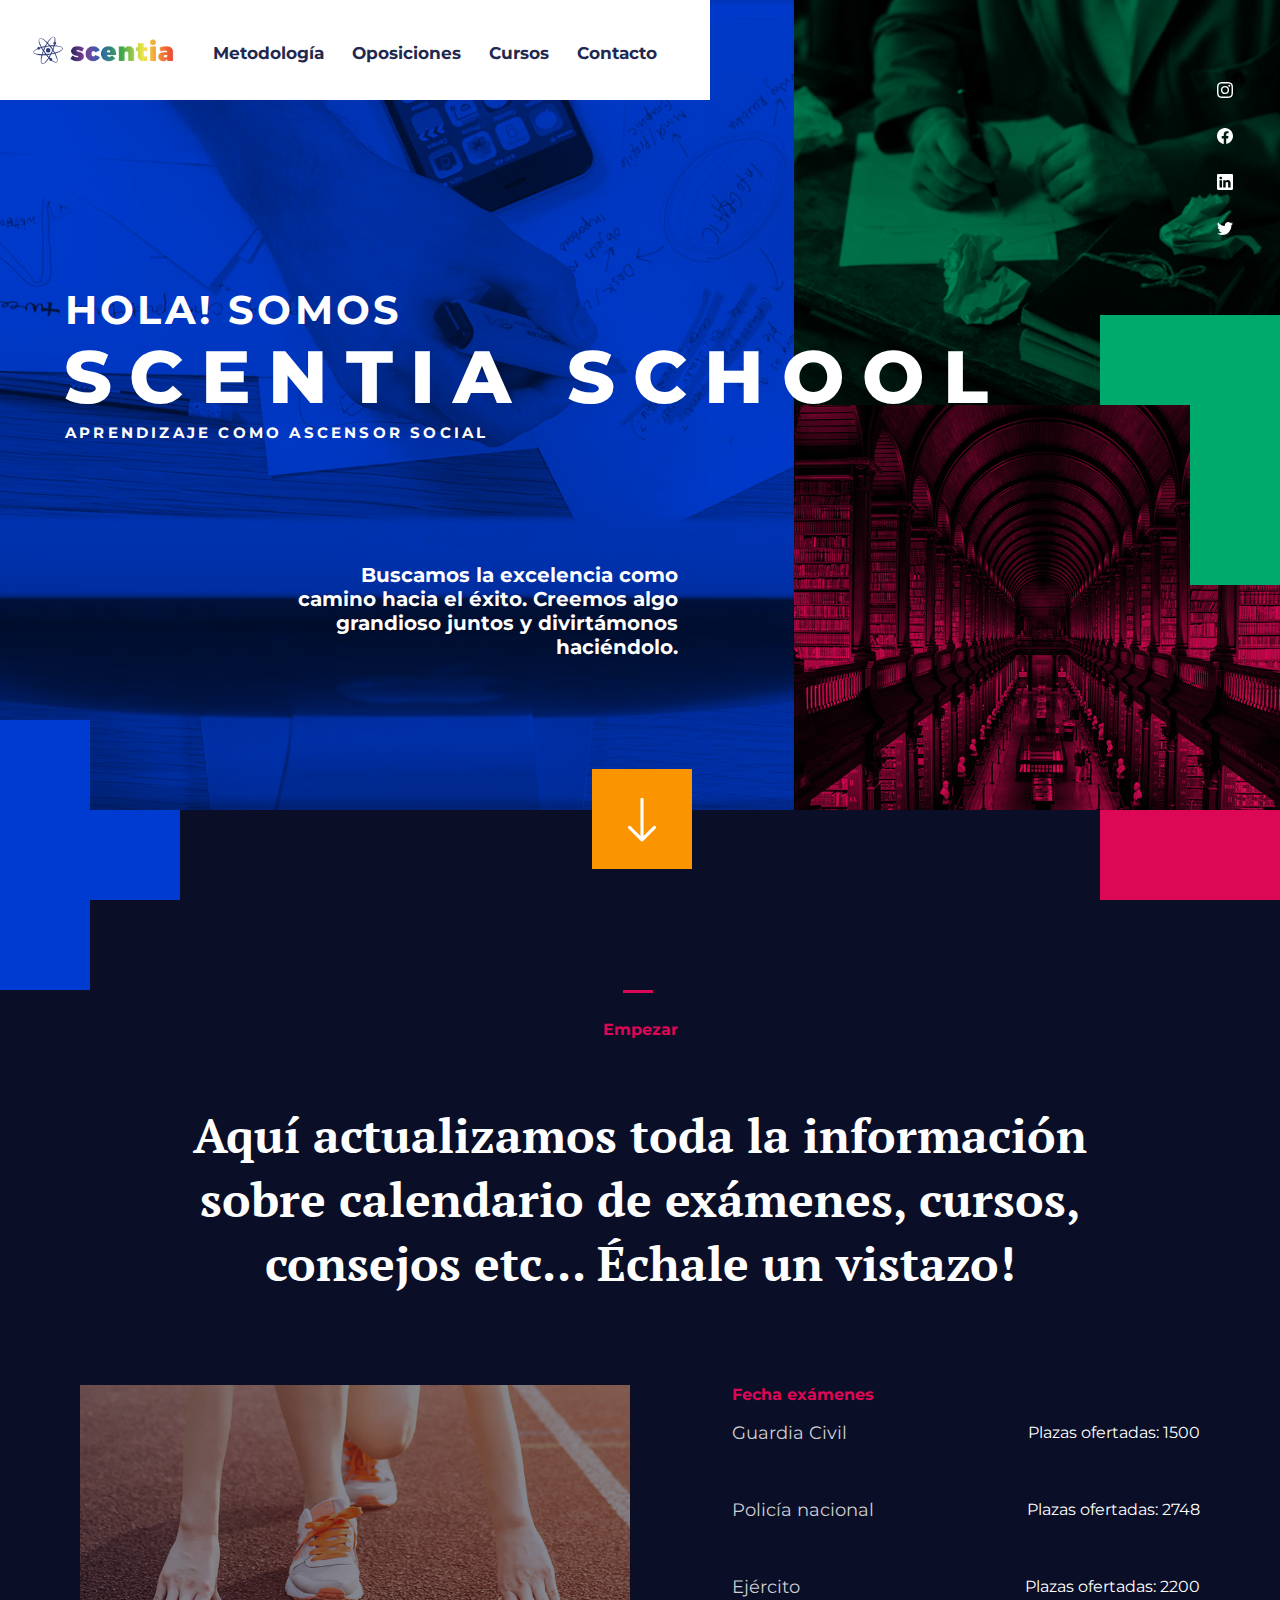
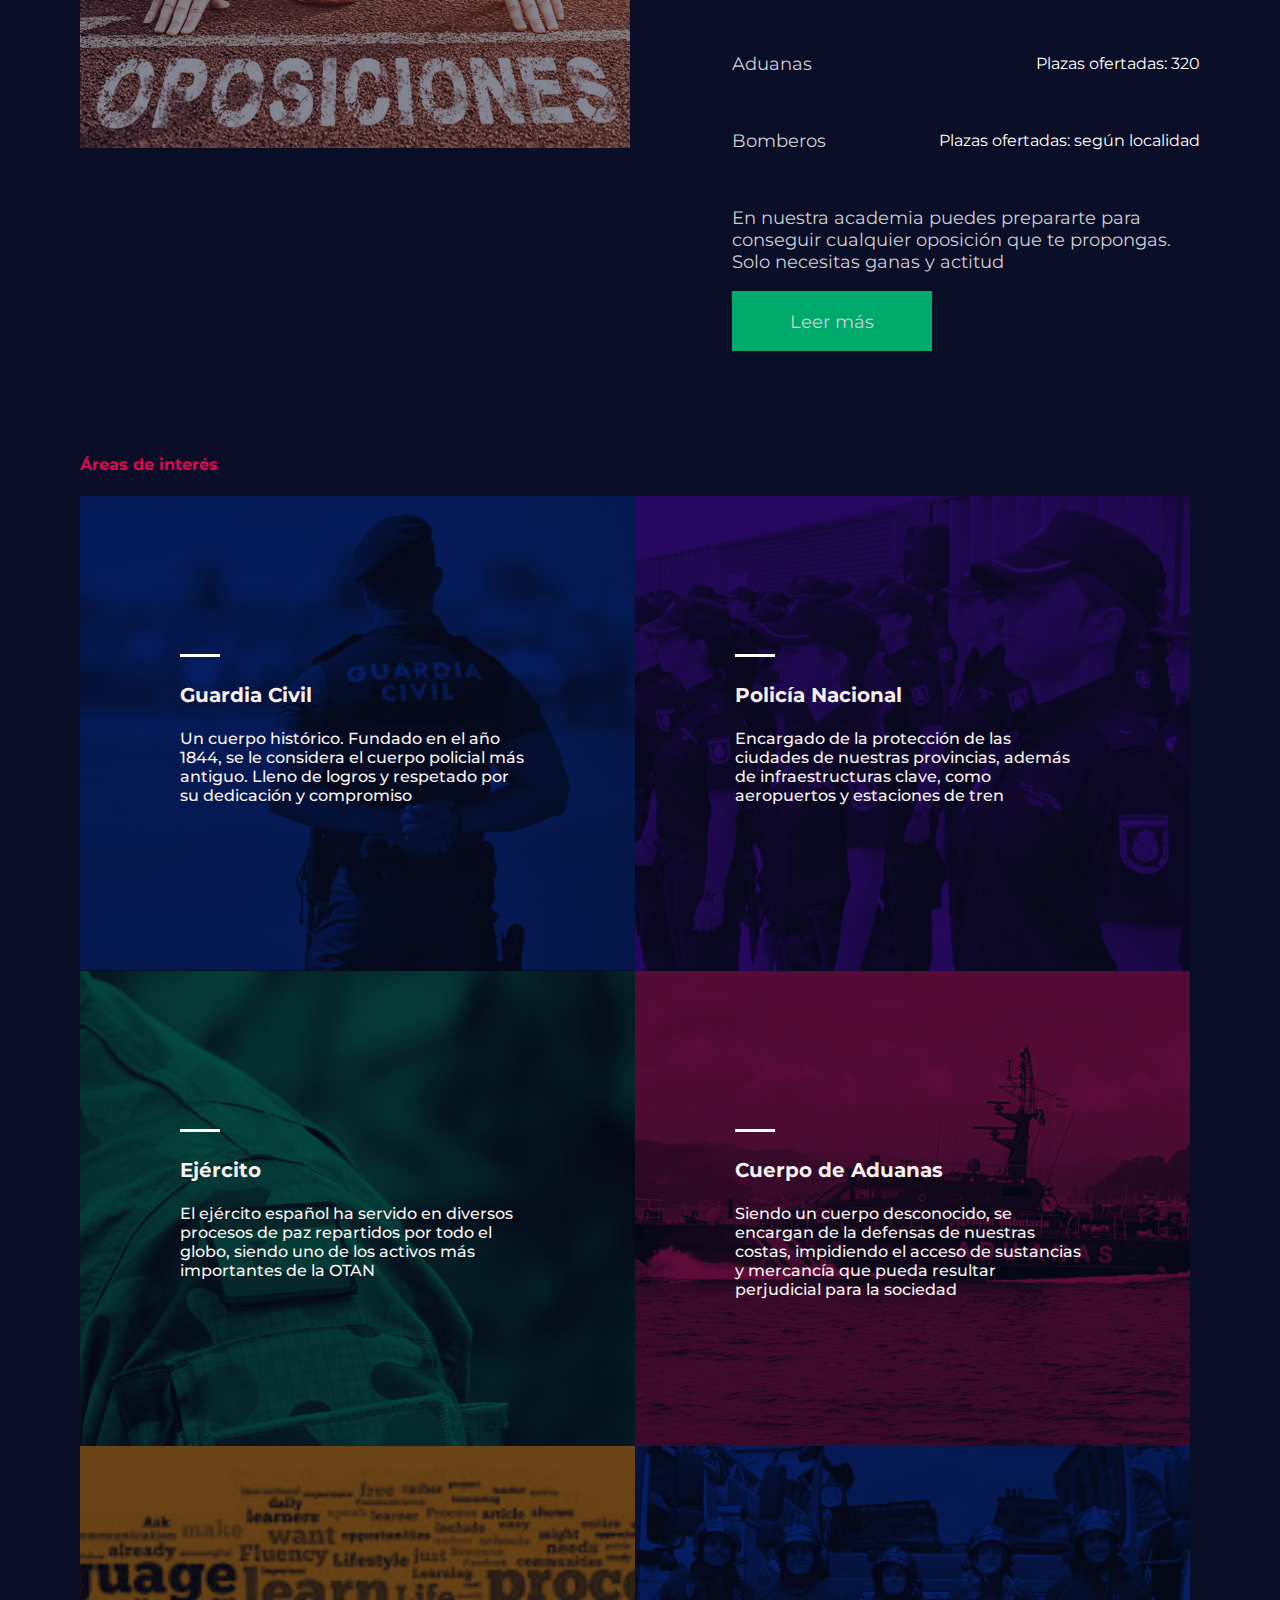
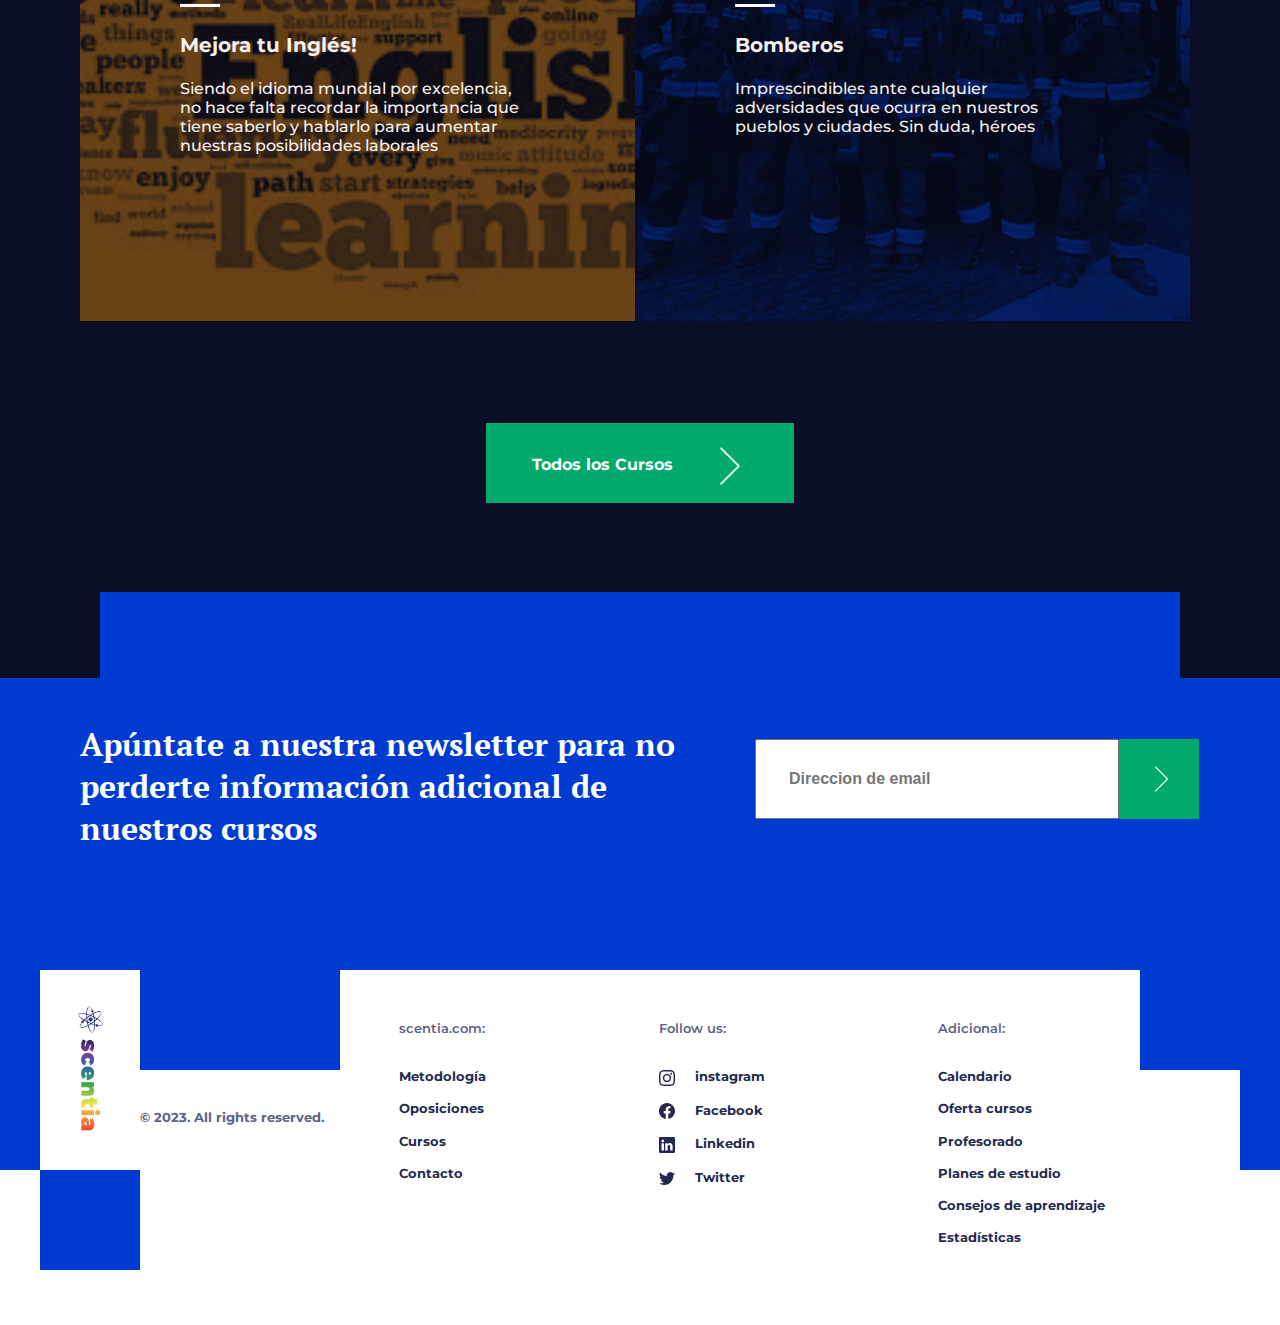
<file: Academia/index.html>
<!DOCTYPE html>
<html lang="es">

<head>
	<meta charset="UTF-8">
	<meta http-equiv="X-UA-Compatible" content="IE=edge">
	<meta name="viewport" content="width=device-width, initial-scale=1.0">
	<title>Scentia</title>
	<link rel="preconnect" href="https://fonts.googleapis.com">
	<link rel="preconnect" href="https://fonts.gstatic.com" crossorigin>
	<link
		href="https://fonts.googleapis.com/css2?family=Montserrat:wght@500;600;700;800&family=PT+Serif:wght@400;700&display=swap"
		rel="stylesheet">
	<link rel="stylesheet" href="css/style.css">
	<link rel="icon" href="./images/book.svg">
</head>

<body>
	<header>
		<div class="wrap">
			<div class="logo">
				<a href="./index.html" class="header-nav"><img src="./images/logo_bueno-removebg.png" alt="logotype"></a>
			</div>
			<nav class="nav">
				<a href="./metodologia.html" class="header-nav">Metodología</a>
				<a href="./oposiciones/oposiciones.html">Oposiciones</a>
				<a href="./cursos.html" class="header-nav">Cursos</a>
				<a href="./contacto.html" class="header-nav">Contacto</a>
			</nav>
			<button class="menu-toggle">
				<div>
					<span class="top-line"></span>
					<span class="mid-line"></span>
					<span class="bot-line"></span>
				</div>
				<em class="text-content-menu-toggle">MENU</em>
			</button>
		</div>
		<div class="menu-toggle-options">
			<nav class="nav-phone">
				<a href="./metodologia.html" class="header-nav">Metodología</a>
				<a href="./oposiciones/oposiciones.html">Oposiciones</a>
				<a href="./cursos.html" class="header-nav">Cursos</a>
				<a href="./contacto.html" class="header-nav">Contacto</a>
			</nav>
		</div>
	</header>
	<aside>
		<ul class="redes-sociales">
			<li><a href="https://instagram.com" target="_blank" rel="noopener noreferrer"><svg
						xmlns="http://www.w3.org/2000/svg" width="16" height="16" fill="#fff" class="bi bi-instagram"
						viewBox="0 0 16 16">
						<path
							d="M8 0C5.829 0 5.556.01 4.703.048 3.85.088 3.269.222 2.76.42a3.917 3.917 0 0 0-1.417.923A3.927 3.927 0 0 0 .42 2.76C.222 3.268.087 3.85.048 4.7.01 5.555 0 5.827 0 8.001c0 2.172.01 2.444.048 3.297.04.852.174 1.433.372 1.942.205.526.478.972.923 1.417.444.445.89.719 1.416.923.51.198 1.09.333 1.942.372C5.555 15.99 5.827 16 8 16s2.444-.01 3.298-.048c.851-.04 1.434-.174 1.943-.372a3.916 3.916 0 0 0 1.416-.923c.445-.445.718-.891.923-1.417.197-.509.332-1.09.372-1.942C15.99 10.445 16 10.173 16 8s-.01-2.445-.048-3.299c-.04-.851-.175-1.433-.372-1.941a3.926 3.926 0 0 0-.923-1.417A3.911 3.911 0 0 0 13.24.42c-.51-.198-1.092-.333-1.943-.372C10.443.01 10.172 0 7.998 0h.003zm-.717 1.442h.718c2.136 0 2.389.007 3.232.046.78.035 1.204.166 1.486.275.373.145.64.319.92.599.28.28.453.546.598.92.11.281.24.705.275 1.485.039.843.047 1.096.047 3.231s-.008 2.389-.047 3.232c-.035.78-.166 1.203-.275 1.485a2.47 2.47 0 0 1-.599.919c-.28.28-.546.453-.92.598-.28.11-.704.24-1.485.276-.843.038-1.096.047-3.232.047s-2.39-.009-3.233-.047c-.78-.036-1.203-.166-1.485-.276a2.478 2.478 0 0 1-.92-.598 2.48 2.48 0 0 1-.6-.92c-.109-.281-.24-.705-.275-1.485-.038-.843-.046-1.096-.046-3.233 0-2.136.008-2.388.046-3.231.036-.78.166-1.204.276-1.486.145-.373.319-.64.599-.92.28-.28.546-.453.92-.598.282-.11.705-.24 1.485-.276.738-.034 1.024-.044 2.515-.045v.002zm4.988 1.328a.96.96 0 1 0 0 1.92.96.96 0 0 0 0-1.92zm-4.27 1.122a4.109 4.109 0 1 0 0 8.217 4.109 4.109 0 0 0 0-8.217zm0 1.441a2.667 2.667 0 1 1 0 5.334 2.667 2.667 0 0 1 0-5.334z" />
					</svg></a></li>
			<li><a href="https://facebook.com" target="_blank" rel="noopener noreferrer"><svg
						xmlns="http://www.w3.org/2000/svg" width="16" height="16" fill="#fff" class="bi bi-facebook"
						viewBox="0 0 16 16">
						<path
							d="M16 8.049c0-4.446-3.582-8.05-8-8.05C3.58 0-.002 3.603-.002 8.05c0 4.017 2.926 7.347 6.75 7.951v-5.625h-2.03V8.05H6.75V6.275c0-2.017 1.195-3.131 3.022-3.131.876 0 1.791.157 1.791.157v1.98h-1.009c-.993 0-1.303.621-1.303 1.258v1.51h2.218l-.354 2.326H9.25V16c3.824-.604 6.75-3.934 6.75-7.951z" />
					</svg></a></li>
			<li><a href="https://linkedin.com" target="_blank" rel="noopener noreferrer"><svg
						xmlns="http://www.w3.org/2000/svg" width="16" height="16" fill="#fff" class="bi bi-linkedin"
						viewBox="0 0 16 16">
						<path
							d="M0 1.146C0 .513.526 0 1.175 0h13.65C15.474 0 16 .513 16 1.146v13.708c0 .633-.526 1.146-1.175 1.146H1.175C.526 16 0 15.487 0 14.854V1.146zm4.943 12.248V6.169H2.542v7.225h2.401zm-1.2-8.212c.837 0 1.358-.554 1.358-1.248-.015-.709-.52-1.248-1.342-1.248-.822 0-1.359.54-1.359 1.248 0 .694.521 1.248 1.327 1.248h.016zm4.908 8.212V9.359c0-.216.016-.432.08-.586.173-.431.568-.878 1.232-.878.869 0 1.216.662 1.216 1.634v3.865h2.401V9.25c0-2.22-1.184-3.252-2.764-3.252-1.274 0-1.845.7-2.165 1.193v.025h-.016a5.54 5.54 0 0 1 .016-.025V6.169h-2.4c.03.678 0 7.225 0 7.225h2.4z" />
					</svg></a></li>
			<li><a href="https://twitter.com" target="_blank" rel="noopener noreferrer"><svg
						xmlns="http://www.w3.org/2000/svg" width="16" height="16" fill="#fff" class="bi bi-twitter"
						viewBox="0 0 16 16">
						<path
							d="M5.026 15c6.038 0 9.341-5.003 9.341-9.334 0-.14 0-.282-.006-.422A6.685 6.685 0 0 0 16 3.542a6.658 6.658 0 0 1-1.889.518 3.301 3.301 0 0 0 1.447-1.817 6.533 6.533 0 0 1-2.087.793A3.286 3.286 0 0 0 7.875 6.03a9.325 9.325 0 0 1-6.767-3.429 3.289 3.289 0 0 0 1.018 4.382A3.323 3.323 0 0 1 .64 6.575v.045a3.288 3.288 0 0 0 2.632 3.218 3.203 3.203 0 0 1-.865.115 3.23 3.23 0 0 1-.614-.057 3.283 3.283 0 0 0 3.067 2.277A6.588 6.588 0 0 1 .78 13.58a6.32 6.32 0 0 1-.78-.045A9.344 9.344 0 0 0 5.026 15z" />
					</svg></a></li>
		</ul>
	</aside>
	<section class="homepage">
		<div class="background-hero">
			<div class="first-image background-multiply">
			</div>
			<div class="second-image background-multiply">
			</div>
			<div class="third-image background-multiply">
			</div>
		</div>
		<div class="head-line-phone">
			<div class="head-line">
				<p class="intro">hola! somos</p>
				<h1>Scentia school</h1>

				<p class="sub">Aprendizaje como ascensor social</p>
			</div>
			<div class="sentence">
				<p>Buscamos la excelencia como camino hacia el éxito. Creemos algo grandioso juntos y divirtámonos haciéndolo.
				</p>
			</div>
		</div>
		<a class="arrow-down" href="#introduction"><svg xmlns="http://www.w3.org/2000/svg" width="50" height="55"
				fill="#fff" class="bi bi-arrow-down" viewBox="0 0 16 16">
				<path fill-rule="evenodd"
					d="M8 1a.5.5 0 0 1 .5.5v11.793l3.146-3.147a.5.5 0 0 1 .708.708l-4 4a.5.5 0 0 1-.708 0l-4-4a.5.5 0 0 1 .708-.708L7.5 13.293V1.5A.5.5 0 0 1 8 1z" />
			</svg></a>
	</section>

	<main>
		<div id="introduction" class="page">
			<div class="entry-content">
				<p class="start-title">Empezar</p>
				<h2 class="headline">Aquí actualizamos toda la información sobre calendario de exámenes, cursos, consejos etc...
					Échale un vistazo!</h2>
				<div class="container">
					<section class="first-notice columns">
						<div class="photo-opposition">
							<img class="photo-opacity" src="./images/Oposiciones.jpg" alt="">
						</div>
						<article class="content-opposition">
							<a href="./oposiciones/oposiciones.html">
								<span>Fecha exámenes</span>
								<p id="nextExamGC">Guardia Civil</p>
								<p id="nextExamPN">Policía nacional</p>
								<p id="nextExamMTM">Ejército</p>
								<p id="nextExamCA">Aduanas</p>
								<p id="nextExamCB">Bomberos</p>
								<p>En nuestra academia puedes prepararte para conseguir cualquier oposición que te propongas. Solo
									necesitas ganas y actitud</p>
								<p class="btn-green">Leer más</p>
							</a>
						</article>
					</section>
					<section class="categories">
						<span>Áreas de interés</span>
						<a href="./oposiciones/oposiciones.html">
							<div class="photo-categories background-multiply single-color-blue"
								style="background-image: url(./images/Guardia-civil-gris.jpeg);"></div>
							<div class="single-category-data">
								<h3 class="h3-categories">Guardia Civil</h3>
								<p>Un cuerpo histórico. Fundado en el año 1844, se le considera el cuerpo policial más antiguo. Lleno de
									logros y respetado por su dedicación y compromiso</p>
							</div>
							<span class="btn-categories single-color-blue btn-blue">Saber más</span>
						</a>
						<a href="./oposiciones/oposiciones.html">
							<div class="photo-categories background-multiply single-color-violet"
								style="background-image: url(./images/Policia-Nacional-gris.jpg);"></div>
							<div class="single-category-data">
								<h3 class="h3-categories">Policía Nacional</h3>
								<p>Encargado de la protección de las ciudades de nuestras provincias, además de infraestructuras clave,
									como aeropuertos y estaciones de tren</p>
							</div>
							<span class="btn-categories single-color-violet btn-violet">Saber más</span>
						</a>
						<a href="./oposiciones/oposiciones.html">
							<div class="photo-categories background-multiply single-color-green"
								style="background-image: url(./images/tropa-marineria-gris.jpg);"></div>
							<div class="single-category-data">
								<h3 class="h3-categories">Ejército</h3>
								<p>El ejército español ha servido en diversos procesos de paz repartidos por todo el globo, siendo uno
									de los activos más importantes de la OTAN</p>
							</div>
							<span class="btn-categories single-color-green btn-green-categories">Saber más</span>
						</a>
						<a href="./oposiciones/oposiciones.html">
							<div class="photo-categories background-multiply single-color-red"
								style="background-image: url(./images/Aduanas-gris.jpg);"></div>
							<div class="single-category-data">
								<h3 class="h3-categories">Cuerpo de Aduanas</h3>
								<p>Siendo un cuerpo desconocido, se encargan de la defensas de nuestras costas, impidiendo el acceso de
									sustancias y mercancía que pueda resultar perjudicial para la sociedad </p>
							</div>
							<span class="btn-categories single-color-red btn-red">Saber más</span>
						</a>
						<a href="./cursos.html">
							<div class="photo-categories background-multiply single-color-orange"
								style="background-image: url(./images/Ingles-gris.jpg);"></div>
							<div class="single-category-data">
								<h3 class="h3-categories">Mejora tu Inglés!</h3>
								<p>Siendo el idioma mundial por excelencia, no hace falta recordar la importancia que tiene saberlo y
									hablarlo para aumentar nuestras posibilidades laborales</p>
							</div>
							<span class="btn-categories single-color-orange btn-orange">Saber más</span>
						</a>
						<a href="./oposiciones/oposiciones.html">
							<div class="photo-categories background-multiply single-color-blue"
								style="background-image: url(./images/Bomberos-gris.jpg);"></div>
							<div class="single-category-data">
								<h3 class="h3-categories">Bomberos</h3>
								<p>Imprescindibles ante cualquier adversidades que ocurra en nuestros pueblos y ciudades. Sin duda,
									héroes</p>
							</div>
							<span class="btn-categories single-color-blue btn-blue">Saber más</span>
						</a>
					</section>
					<div class="final-button">
						<a href="./oposiciones/oposiciones.html">Todos los Cursos</a>
					</div>
				</div>
			</div>
		</div>
		<section class="pre-footer">
			<div class="pre-footer-back-blue">
				<div class="final-container">
					<div class="email">
						<h4>Apúntate a nuestra newsletter para no perderte información adicional de nuestros cursos</h4>
						<div class="form-email-container">
							<div class="form-email">
								<div class="input-email">
									<input type="text" placeholder="Direccion de email">
								</div>
								<button class="button-email"></button>
							</div>
						</div>
					</div>
				</div>
			</div>
		</section>
	</main>
	<footer>
		<div class="footer-parts">
			<a class="homepage-footer" href="./index.html">
				<img src="./images/logo_bueno-removebg-girado.png" alt="">
			</a>
			<div class="footer-copyright">
				<p>©&nbsp;2023. All rights reserved.</p>
			</div>
			<div class="footer-widgets">
				<div class="widget-area">
					<section class="footer-nav-menu widget">
						<div class="widget-wrap">
							<h4>scentia.com:</h4>
							<div>
								<ul>
									<li><a href="./metodologia.html">Metodología</a></li>
									<li><a href="./oposiciones/oposiciones.html">Oposiciones</a></li>
									<li><a href="./cursos.html">Cursos</a></li>
									<li><a href="./contacto.html">Contacto</a></li>
								</ul>
							</div>
						</div>
					</section>
					<section class="footer-social-links widget">
						<div class="widget-wrap">
							<h4>Follow us:</h4>
							<div>
								<ul>
									<li><a href="https://instagram.com" target="_blank" rel="noopener noreferrer"><svg
												xmlns="http://www.w3.org/2000/svg" width="16" height="16" fill="#22284f" class="bi bi-instagram"
												viewBox="0 0 16 16">
												<path
													d="M8 0C5.829 0 5.556.01 4.703.048 3.85.088 3.269.222 2.76.42a3.917 3.917 0 0 0-1.417.923A3.927 3.927 0 0 0 .42 2.76C.222 3.268.087 3.85.048 4.7.01 5.555 0 5.827 0 8.001c0 2.172.01 2.444.048 3.297.04.852.174 1.433.372 1.942.205.526.478.972.923 1.417.444.445.89.719 1.416.923.51.198 1.09.333 1.942.372C5.555 15.99 5.827 16 8 16s2.444-.01 3.298-.048c.851-.04 1.434-.174 1.943-.372a3.916 3.916 0 0 0 1.416-.923c.445-.445.718-.891.923-1.417.197-.509.332-1.09.372-1.942C15.99 10.445 16 10.173 16 8s-.01-2.445-.048-3.299c-.04-.851-.175-1.433-.372-1.941a3.926 3.926 0 0 0-.923-1.417A3.911 3.911 0 0 0 13.24.42c-.51-.198-1.092-.333-1.943-.372C10.443.01 10.172 0 7.998 0h.003zm-.717 1.442h.718c2.136 0 2.389.007 3.232.046.78.035 1.204.166 1.486.275.373.145.64.319.92.599.28.28.453.546.598.92.11.281.24.705.275 1.485.039.843.047 1.096.047 3.231s-.008 2.389-.047 3.232c-.035.78-.166 1.203-.275 1.485a2.47 2.47 0 0 1-.599.919c-.28.28-.546.453-.92.598-.28.11-.704.24-1.485.276-.843.038-1.096.047-3.232.047s-2.39-.009-3.233-.047c-.78-.036-1.203-.166-1.485-.276a2.478 2.478 0 0 1-.92-.598 2.48 2.48 0 0 1-.6-.92c-.109-.281-.24-.705-.275-1.485-.038-.843-.046-1.096-.046-3.233 0-2.136.008-2.388.046-3.231.036-.78.166-1.204.276-1.486.145-.373.319-.64.599-.92.28-.28.546-.453.92-.598.282-.11.705-.24 1.485-.276.738-.034 1.024-.044 2.515-.045v.002zm4.988 1.328a.96.96 0 1 0 0 1.92.96.96 0 0 0 0-1.92zm-4.27 1.122a4.109 4.109 0 1 0 0 8.217 4.109 4.109 0 0 0 0-8.217zm0 1.441a2.667 2.667 0 1 1 0 5.334 2.667 2.667 0 0 1 0-5.334z" />
											</svg>instagram</a></li>
									<li><a href="https://facebook.com" target="_blank" rel="noopener noreferrer"><svg
												xmlns="http://www.w3.org/2000/svg" width="16" height="16" fill="#22284f" class="bi bi-facebook"
												viewBox="0 0 16 16">
												<path
													d="M16 8.049c0-4.446-3.582-8.05-8-8.05C3.58 0-.002 3.603-.002 8.05c0 4.017 2.926 7.347 6.75 7.951v-5.625h-2.03V8.05H6.75V6.275c0-2.017 1.195-3.131 3.022-3.131.876 0 1.791.157 1.791.157v1.98h-1.009c-.993 0-1.303.621-1.303 1.258v1.51h2.218l-.354 2.326H9.25V16c3.824-.604 6.75-3.934 6.75-7.951z" />
											</svg>Facebook</a></li>
									<li><a href="https://linkedin.com" target="_blank" rel="noopener noreferrer"><svg
												xmlns="http://www.w3.org/2000/svg" width="16" height="16" fill="#22284f" class="bi bi-linkedin"
												viewBox="0 0 16 16">
												<path
													d="M0 1.146C0 .513.526 0 1.175 0h13.65C15.474 0 16 .513 16 1.146v13.708c0 .633-.526 1.146-1.175 1.146H1.175C.526 16 0 15.487 0 14.854V1.146zm4.943 12.248V6.169H2.542v7.225h2.401zm-1.2-8.212c.837 0 1.358-.554 1.358-1.248-.015-.709-.52-1.248-1.342-1.248-.822 0-1.359.54-1.359 1.248 0 .694.521 1.248 1.327 1.248h.016zm4.908 8.212V9.359c0-.216.016-.432.08-.586.173-.431.568-.878 1.232-.878.869 0 1.216.662 1.216 1.634v3.865h2.401V9.25c0-2.22-1.184-3.252-2.764-3.252-1.274 0-1.845.7-2.165 1.193v.025h-.016a5.54 5.54 0 0 1 .016-.025V6.169h-2.4c.03.678 0 7.225 0 7.225h2.4z" />
											</svg>Linkedin</a></li>
									<li><a href="https://twitter.com" target="_blank" rel="noopener noreferrer"><svg
												xmlns="http://www.w3.org/2000/svg" width="16" height="16" fill="#22284f" class="bi bi-twitter"
												viewBox="0 0 16 16">
												<path
													d="M5.026 15c6.038 0 9.341-5.003 9.341-9.334 0-.14 0-.282-.006-.422A6.685 6.685 0 0 0 16 3.542a6.658 6.658 0 0 1-1.889.518 3.301 3.301 0 0 0 1.447-1.817 6.533 6.533 0 0 1-2.087.793A3.286 3.286 0 0 0 7.875 6.03a9.325 9.325 0 0 1-6.767-3.429 3.289 3.289 0 0 0 1.018 4.382A3.323 3.323 0 0 1 .64 6.575v.045a3.288 3.288 0 0 0 2.632 3.218 3.203 3.203 0 0 1-.865.115 3.23 3.23 0 0 1-.614-.057 3.283 3.283 0 0 0 3.067 2.277A6.588 6.588 0 0 1 .78 13.58a6.32 6.32 0 0 1-.78-.045A9.344 9.344 0 0 0 5.026 15z" />
											</svg>Twitter</a></li>
								</ul>
							</div>
						</div>
					</section>
					<section class="footer-others widget">
						<div class="widget-wrap">
							<h4>Adicional:</h4>
							<div>
								<ul>
									<li><a href="#">Calendario</a></li>
									<li><a href="#">Oferta cursos</a></li>
									<li><a href="#">Profesorado</a></li>
									<li><a href="#">Planes de estudio</a></li>
									<li><a href="#">Consejos de aprendizaje</a></li>
									<li><a href="#">Estadísticas</a></li>
								</ul>
							</div>
						</div>
					</section>
				</div>
			</div>
		</div>
	</footer>
	<script src="./js/index.js"></script>
</body>

</html>
</file>
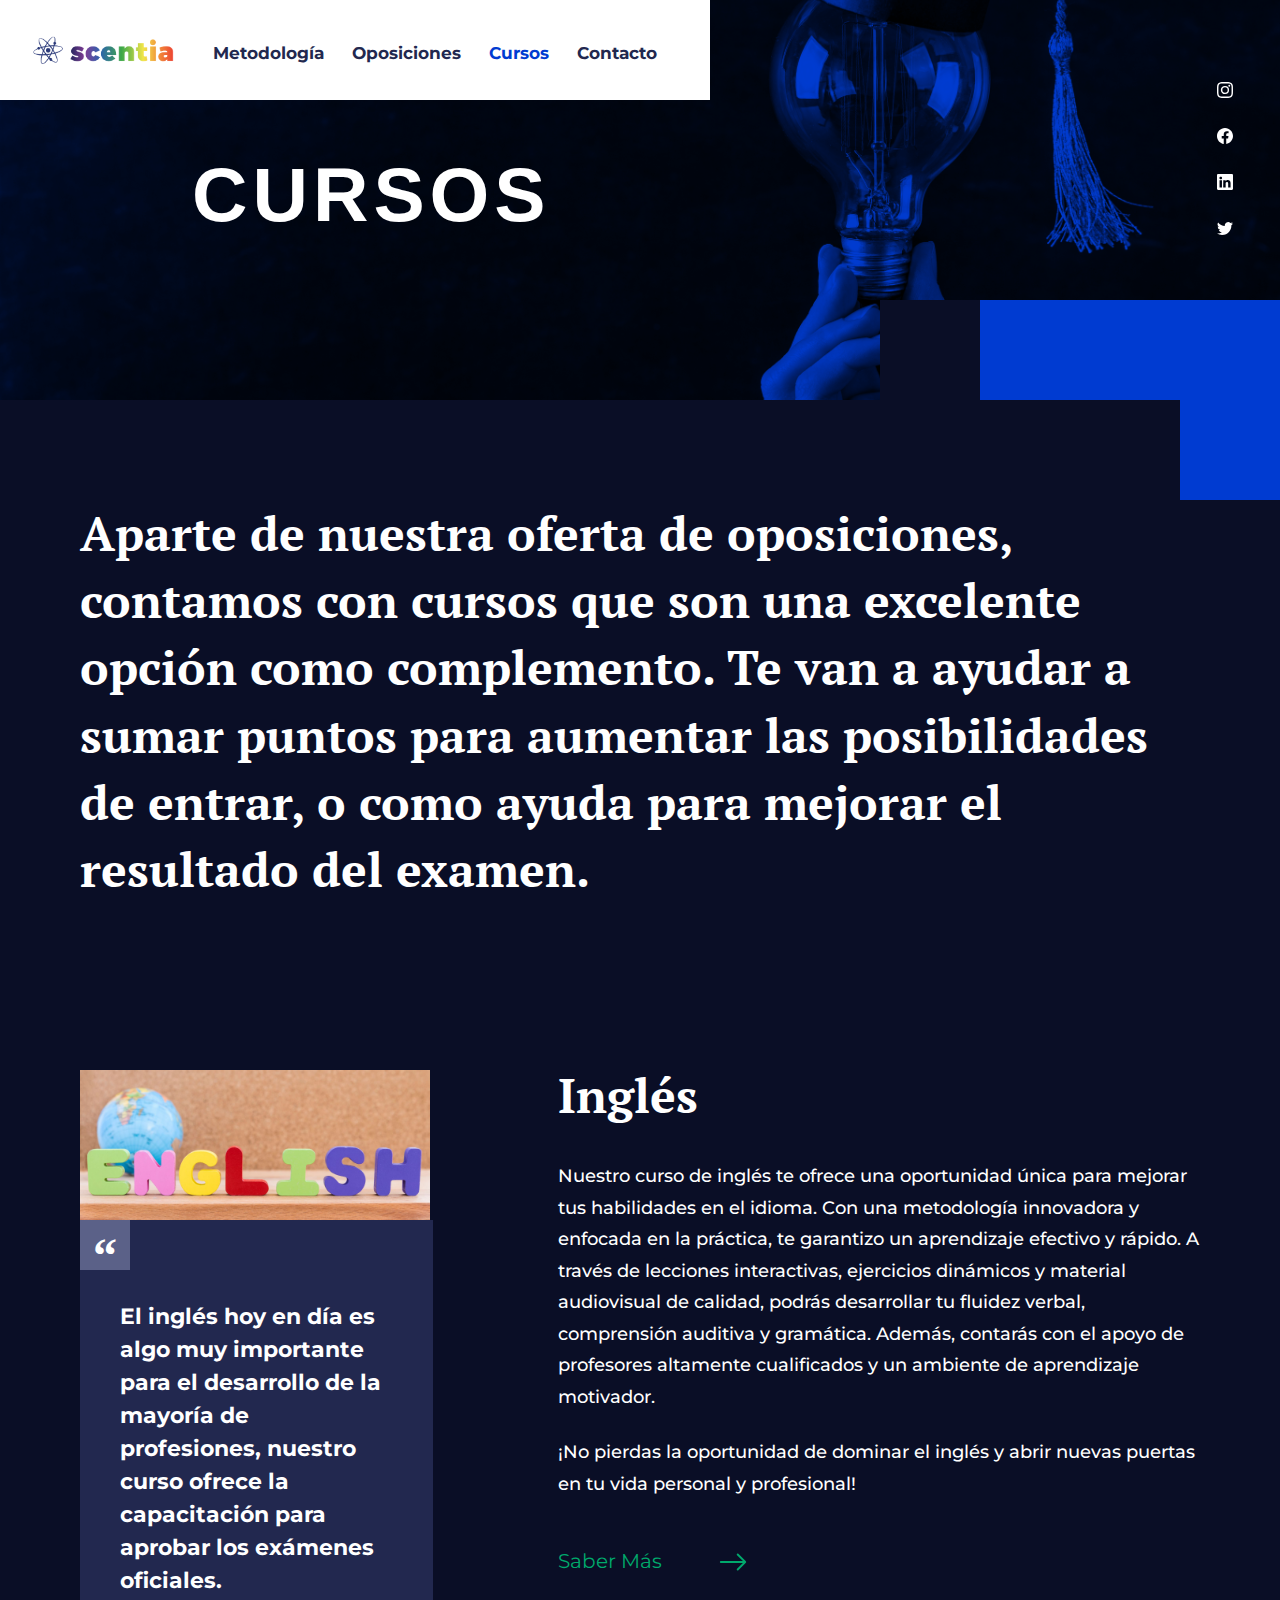
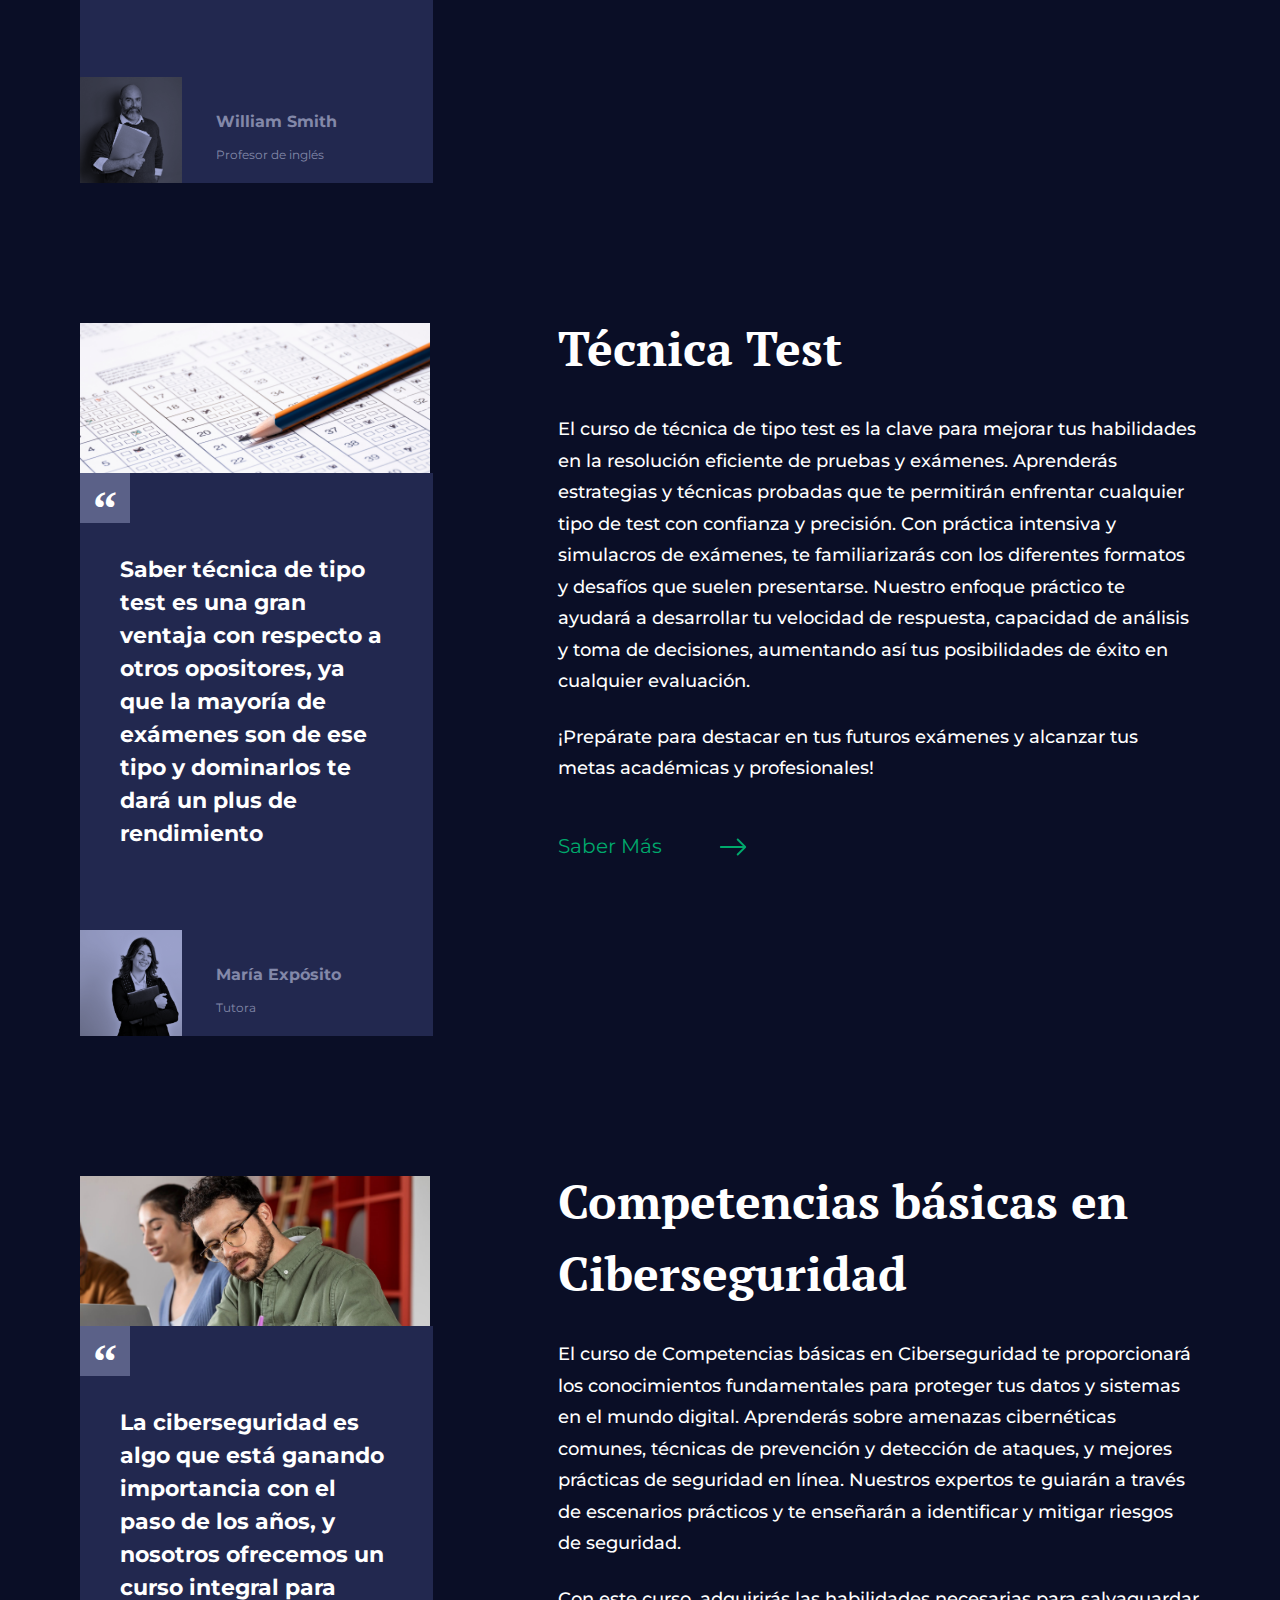
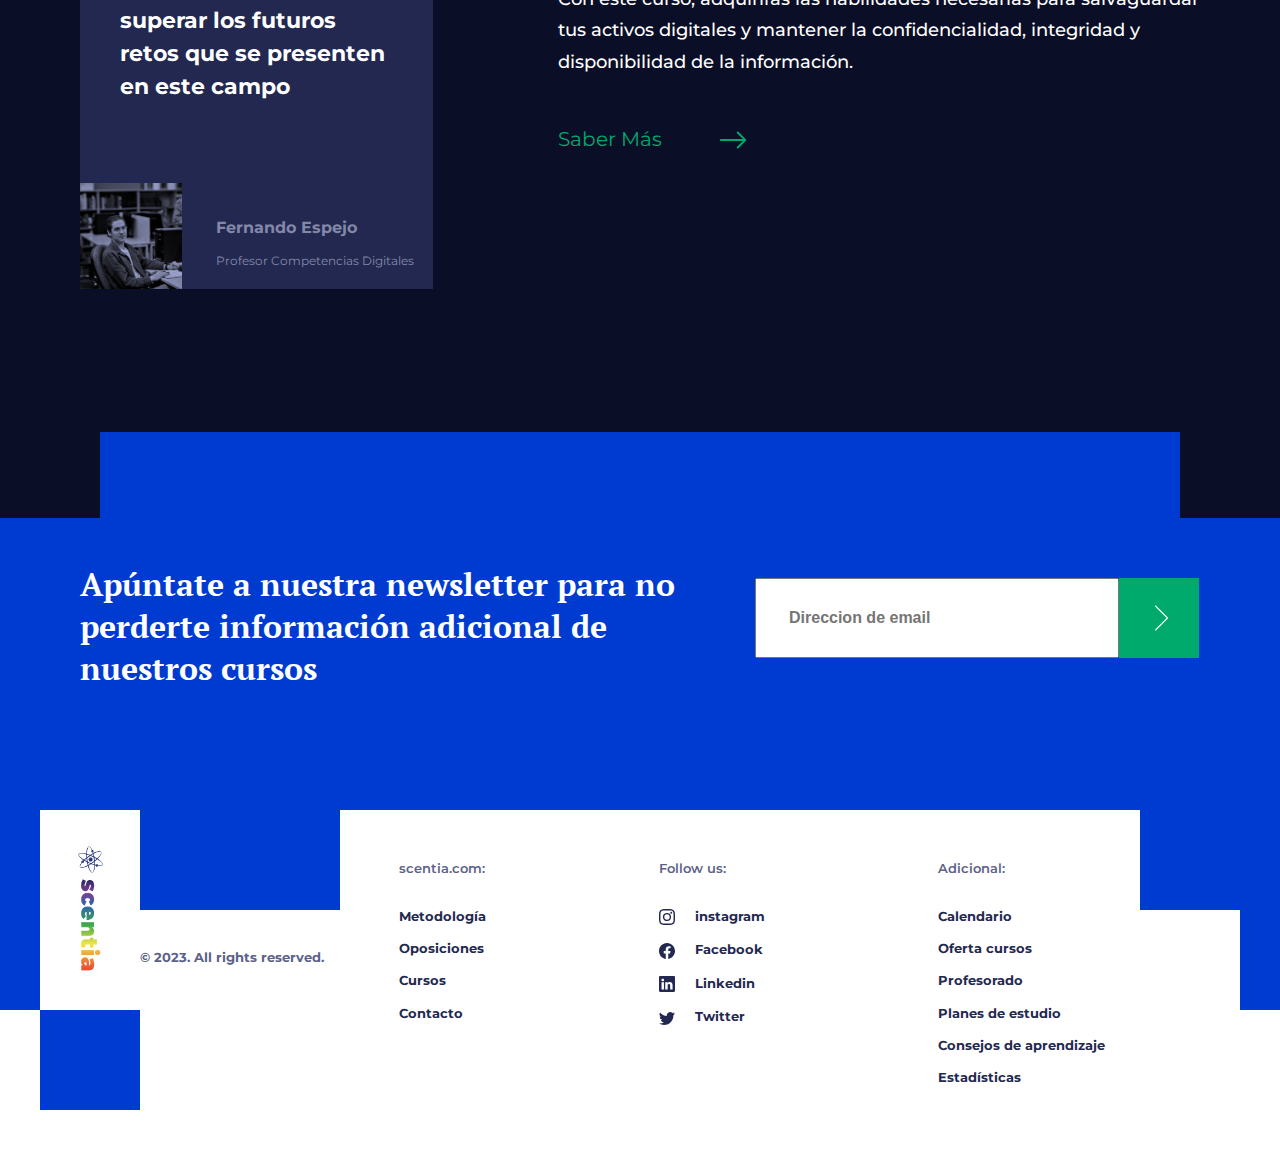
<file: Academia/cursos.html>
<!DOCTYPE html>
<html lang="es">

<head>
  <meta charset="UTF-8">
  <meta http-equiv="X-UA-Compatible" content="IE=edge">
  <meta name="viewport" content="width=device-width, initial-scale=1.0">
  <title>Scentia</title>
  <link rel="preconnect" href="https://fonts.googleapis.com">
  <link rel="preconnect" href="https://fonts.gstatic.com" crossorigin>
  <link
    href="https://fonts.googleapis.com/css2?family=Montserrat:wght@500;600;700;800&family=PT+Serif:wght@400;700&display=swap"
    rel="stylesheet">
  <link rel="stylesheet" href="css/style.css">
  <link rel="icon" href="./images/book.svg">
</head>

<body>
  <header>
    <div class="wrap">
      <div class="logo">
        <a href="./index.html" class="header-nav"><img src="./images/logo_bueno-removebg.png" alt="logotype"></a>
      </div>
      <nav class="nav">
        <a href="./metodologia.html" class="header-nav">Metodología</a>
        <a href="./oposiciones/oposiciones.html">Oposiciones</a>
        <a href="./cursos.html" class="header-nav">Cursos</a>
        <a href="./contacto.html" class="header-nav">Contacto</a>
      </nav>
      <button class="menu-toggle">
        <div>
          <span class="top-line"></span>
          <span class="mid-line"></span>
          <span class="bot-line"></span>
        </div>
        <em class="text-content-menu-toggle">MENU</em>
      </button>
    </div>
    <div class="menu-toggle-options">
      <nav class="nav-phone">
        <a href="./metodologia.html" class="header-nav">Metodología</a>
        <a href="./oposiciones/oposiciones.html">Oposiciones</a>
        <a href="./cursos.html" class="header-nav">Cursos</a>
        <a href="./contacto.html" class="header-nav">Contacto</a>
      </nav>
    </div>
  </header>
  <aside>
    <ul class="redes-sociales">
      <li><a href="https://instagram.com" target="_blank" rel="noopener noreferrer"><svg
            xmlns="http://www.w3.org/2000/svg" width="16" height="16" fill="#fff" class="bi bi-instagram"
            viewBox="0 0 16 16">
            <path
              d="M8 0C5.829 0 5.556.01 4.703.048 3.85.088 3.269.222 2.76.42a3.917 3.917 0 0 0-1.417.923A3.927 3.927 0 0 0 .42 2.76C.222 3.268.087 3.85.048 4.7.01 5.555 0 5.827 0 8.001c0 2.172.01 2.444.048 3.297.04.852.174 1.433.372 1.942.205.526.478.972.923 1.417.444.445.89.719 1.416.923.51.198 1.09.333 1.942.372C5.555 15.99 5.827 16 8 16s2.444-.01 3.298-.048c.851-.04 1.434-.174 1.943-.372a3.916 3.916 0 0 0 1.416-.923c.445-.445.718-.891.923-1.417.197-.509.332-1.09.372-1.942C15.99 10.445 16 10.173 16 8s-.01-2.445-.048-3.299c-.04-.851-.175-1.433-.372-1.941a3.926 3.926 0 0 0-.923-1.417A3.911 3.911 0 0 0 13.24.42c-.51-.198-1.092-.333-1.943-.372C10.443.01 10.172 0 7.998 0h.003zm-.717 1.442h.718c2.136 0 2.389.007 3.232.046.78.035 1.204.166 1.486.275.373.145.64.319.92.599.28.28.453.546.598.92.11.281.24.705.275 1.485.039.843.047 1.096.047 3.231s-.008 2.389-.047 3.232c-.035.78-.166 1.203-.275 1.485a2.47 2.47 0 0 1-.599.919c-.28.28-.546.453-.92.598-.28.11-.704.24-1.485.276-.843.038-1.096.047-3.232.047s-2.39-.009-3.233-.047c-.78-.036-1.203-.166-1.485-.276a2.478 2.478 0 0 1-.92-.598 2.48 2.48 0 0 1-.6-.92c-.109-.281-.24-.705-.275-1.485-.038-.843-.046-1.096-.046-3.233 0-2.136.008-2.388.046-3.231.036-.78.166-1.204.276-1.486.145-.373.319-.64.599-.92.28-.28.546-.453.92-.598.282-.11.705-.24 1.485-.276.738-.034 1.024-.044 2.515-.045v.002zm4.988 1.328a.96.96 0 1 0 0 1.92.96.96 0 0 0 0-1.92zm-4.27 1.122a4.109 4.109 0 1 0 0 8.217 4.109 4.109 0 0 0 0-8.217zm0 1.441a2.667 2.667 0 1 1 0 5.334 2.667 2.667 0 0 1 0-5.334z" />
          </svg></a></li>
      <li><a href="https://facebook.com" target="_blank" rel="noopener noreferrer"><svg
            xmlns="http://www.w3.org/2000/svg" width="16" height="16" fill="#fff" class="bi bi-facebook"
            viewBox="0 0 16 16">
            <path
              d="M16 8.049c0-4.446-3.582-8.05-8-8.05C3.58 0-.002 3.603-.002 8.05c0 4.017 2.926 7.347 6.75 7.951v-5.625h-2.03V8.05H6.75V6.275c0-2.017 1.195-3.131 3.022-3.131.876 0 1.791.157 1.791.157v1.98h-1.009c-.993 0-1.303.621-1.303 1.258v1.51h2.218l-.354 2.326H9.25V16c3.824-.604 6.75-3.934 6.75-7.951z" />
          </svg></a></li>
      <li><a href="https://linkedin.com" target="_blank" rel="noopener noreferrer"><svg
            xmlns="http://www.w3.org/2000/svg" width="16" height="16" fill="#fff" class="bi bi-linkedin"
            viewBox="0 0 16 16">
            <path
              d="M0 1.146C0 .513.526 0 1.175 0h13.65C15.474 0 16 .513 16 1.146v13.708c0 .633-.526 1.146-1.175 1.146H1.175C.526 16 0 15.487 0 14.854V1.146zm4.943 12.248V6.169H2.542v7.225h2.401zm-1.2-8.212c.837 0 1.358-.554 1.358-1.248-.015-.709-.52-1.248-1.342-1.248-.822 0-1.359.54-1.359 1.248 0 .694.521 1.248 1.327 1.248h.016zm4.908 8.212V9.359c0-.216.016-.432.08-.586.173-.431.568-.878 1.232-.878.869 0 1.216.662 1.216 1.634v3.865h2.401V9.25c0-2.22-1.184-3.252-2.764-3.252-1.274 0-1.845.7-2.165 1.193v.025h-.016a5.54 5.54 0 0 1 .016-.025V6.169h-2.4c.03.678 0 7.225 0 7.225h2.4z" />
          </svg></a></li>
      <li><a href="https://twitter.com" target="_blank" rel="noopener noreferrer"><svg
            xmlns="http://www.w3.org/2000/svg" width="16" height="16" fill="#fff" class="bi bi-twitter"
            viewBox="0 0 16 16">
            <path
              d="M5.026 15c6.038 0 9.341-5.003 9.341-9.334 0-.14 0-.282-.006-.422A6.685 6.685 0 0 0 16 3.542a6.658 6.658 0 0 1-1.889.518 3.301 3.301 0 0 0 1.447-1.817 6.533 6.533 0 0 1-2.087.793A3.286 3.286 0 0 0 7.875 6.03a9.325 9.325 0 0 1-6.767-3.429 3.289 3.289 0 0 0 1.018 4.382A3.323 3.323 0 0 1 .64 6.575v.045a3.288 3.288 0 0 0 2.632 3.218 3.203 3.203 0 0 1-.865.115 3.23 3.23 0 0 1-.614-.057 3.283 3.283 0 0 0 3.067 2.277A6.588 6.588 0 0 1 .78 13.58a6.32 6.32 0 0 1-.78-.045A9.344 9.344 0 0 0 5.026 15z" />
          </svg></a></li>
    </ul>
  </aside>
  <section class="page-hero">
    <div class="hero-photo-options blue"></div>
    <h1>Cursos</h1>
  </section>
  <main>
    <div class="page">
      <div class="title-course">
        <h2>Aparte de nuestra oferta de oposiciones, contamos con cursos que son una excelente opción como complemento.
          Te van a ayudar a sumar puntos para aumentar las posibilidades de entrar, o como ayuda para mejorar el
          resultado del examen.</h2>
      </div>
      <div class="list">
        <div class="item">
          <div class="image">
            <div class="photo-container">
            </div>
            <div class="testimonial">
              <blockquote>
                El inglés hoy en día es algo muy importante para el desarrollo de la mayoría de profesiones, nuestro
                curso ofrece la capacitación para aprobar los exámenes oficiales.
              </blockquote>
              <div class="testimonial-teacher">
                <div class="teacher-image"></div>
                <div class="teacher-info">
                  <p class="teacher-name">
                    William Smith
                  </p>
                  <p class="teacher-ocupation">
                    Profesor de inglés
                  </p>
                </div>
              </div>
            </div>
          </div>
          <div class="content">
            <h2>Inglés</h2>
            <p>
              Nuestro curso de inglés te ofrece una oportunidad única para mejorar tus habilidades en el idioma. Con una
              metodología
              innovadora y enfocada en la práctica, te garantizo un aprendizaje efectivo y rápido. A través de lecciones
              interactivas,
              ejercicios dinámicos y material audiovisual de calidad, podrás desarrollar tu fluidez verbal, comprensión
              auditiva y
              gramática. Además, contarás con el apoyo de profesores altamente cualificados y un ambiente de aprendizaje
              motivador.
            </p>
            <p>
              ¡No pierdas la oportunidad de dominar el inglés y abrir nuevas puertas en tu vida personal y profesional!
            </p>
            <a class="btn-green" href="#">Saber Más</a>
          </div>
        </div>
        <div class="item">
          <div class="image">
            <div class="photo-container">
            </div>
            <div class="testimonial">
              <blockquote>
                Saber técnica de tipo test es una gran ventaja con respecto a otros opositores, ya que la mayoría de
                exámenes son de ese tipo y dominarlos te dará un plus de rendimiento
              </blockquote>
              <div class="testimonial-teacher">
                <div class="teacher-image"></div>
                <div class="teacher-info">
                  <p class="teacher-name">
                    María Expósito
                  </p>
                  <p class="teacher-ocupation">
                    Tutora
                  </p>
                </div>
              </div>
            </div>
          </div>
          <div class="content">
            <h2>Técnica Test</h2>
            <p>
              El curso de técnica de tipo test es la clave para mejorar tus habilidades en la resolución eficiente de
              pruebas y
              exámenes. Aprenderás estrategias y técnicas probadas que te permitirán enfrentar cualquier tipo de test
              con confianza y
              precisión. Con práctica intensiva y simulacros de exámenes, te familiarizarás con los diferentes formatos
              y desafíos que
              suelen presentarse. Nuestro enfoque práctico te ayudará a desarrollar tu velocidad de respuesta, capacidad
              de análisis y
              toma de decisiones, aumentando así tus posibilidades de éxito en cualquier evaluación.
            </p>
            <p>
              ¡Prepárate para
              destacar en tus
              futuros exámenes y alcanzar tus metas académicas y profesionales!
            </p>
            <a class="btn-green" href="#">Saber Más</a>
          </div>
        </div>
        <div class="item">
          <div class="image">
            <div class="photo-container">
            </div>
            <div class="testimonial">
              <blockquote>
                La ciberseguridad es algo que está ganando importancia con el paso de los años, y nosotros ofrecemos un
                curso integral para superar los futuros retos que se presenten en este campo
              </blockquote>
              <div class="testimonial-teacher">
                <div class="teacher-image"></div>
                <div class="teacher-info">
                  <p class="teacher-name">
                    Fernando Espejo
                  </p>
                  <p class="teacher-ocupation">
                    Profesor Competencias Digitales
                  </p>
                </div>
              </div>
            </div>
          </div>
          <div class="content">
            <h2>Competencias básicas en Ciberseguridad</h2>
            <p>
              El curso de Competencias básicas en Ciberseguridad te proporcionará los conocimientos fundamentales para
              proteger tus
              datos y sistemas en el mundo digital. Aprenderás sobre amenazas cibernéticas comunes, técnicas de
              prevención y detección
              de ataques, y mejores prácticas de seguridad en línea. Nuestros expertos te guiarán a través de escenarios
              prácticos y
              te enseñarán a identificar y mitigar riesgos de seguridad.
            </p>
            <p>
              Con este curso, adquirirás las habilidades
              necesarias para
              salvaguardar tus activos digitales y mantener la confidencialidad, integridad y disponibilidad de la
              información.
            </p>
            <a class="btn-green" href="#">Saber Más</a>
          </div>
        </div>
      </div>
    </div>
    <section class="pre-footer">
      <div class="pre-footer-back-blue">
        <div class="final-container">
          <div class="email">
            <h4>Apúntate a nuestra newsletter para no perderte información adicional de nuestros cursos</h4>
            <div class="form-email-container">
              <div class="form-email">
                <div class="input-email">
                  <input type="text" placeholder="Direccion de email">
                </div>
                <button class="button-email"></button>
              </div>
            </div>
          </div>
        </div>
      </div>
    </section>
  </main>
  <footer>
    <div class="footer-parts">
      <a class="homepage-footer" href="./index.html">
        <img src="./images/logo_bueno-removebg-girado.png" alt="">
      </a>
      <div class="footer-copyright">
        <p>©&nbsp;2023. All rights reserved.</p>
      </div>
      <div class="footer-widgets">
        <div class="widget-area">
          <section class="footer-nav-menu widget">
            <div class="widget-wrap">
              <h4>scentia.com:</h4>
              <div>
                <ul>
                  <li><a href="./metodologia.html">Metodología</a></li>
                  <li><a href="./oposiciones/oposiciones.html">Oposiciones</a></li>
                  <li><a href="./cursos.html">Cursos</a></li>
                  <li><a href="./contacto.html">Contacto</a></li>
                </ul>
              </div>
            </div>
          </section>
          <section class="footer-social-links widget">
            <div class="widget-wrap">
              <h4>Follow us:</h4>
              <div>
                <ul>
                  <li><a href="https://instagram.com" target="_blank" rel="noopener noreferrer"><svg
                        xmlns="http://www.w3.org/2000/svg" width="16" height="16" fill="#22284f" class="bi bi-instagram"
                        viewBox="0 0 16 16">
                        <path
                          d="M8 0C5.829 0 5.556.01 4.703.048 3.85.088 3.269.222 2.76.42a3.917 3.917 0 0 0-1.417.923A3.927 3.927 0 0 0 .42 2.76C.222 3.268.087 3.85.048 4.7.01 5.555 0 5.827 0 8.001c0 2.172.01 2.444.048 3.297.04.852.174 1.433.372 1.942.205.526.478.972.923 1.417.444.445.89.719 1.416.923.51.198 1.09.333 1.942.372C5.555 15.99 5.827 16 8 16s2.444-.01 3.298-.048c.851-.04 1.434-.174 1.943-.372a3.916 3.916 0 0 0 1.416-.923c.445-.445.718-.891.923-1.417.197-.509.332-1.09.372-1.942C15.99 10.445 16 10.173 16 8s-.01-2.445-.048-3.299c-.04-.851-.175-1.433-.372-1.941a3.926 3.926 0 0 0-.923-1.417A3.911 3.911 0 0 0 13.24.42c-.51-.198-1.092-.333-1.943-.372C10.443.01 10.172 0 7.998 0h.003zm-.717 1.442h.718c2.136 0 2.389.007 3.232.046.78.035 1.204.166 1.486.275.373.145.64.319.92.599.28.28.453.546.598.92.11.281.24.705.275 1.485.039.843.047 1.096.047 3.231s-.008 2.389-.047 3.232c-.035.78-.166 1.203-.275 1.485a2.47 2.47 0 0 1-.599.919c-.28.28-.546.453-.92.598-.28.11-.704.24-1.485.276-.843.038-1.096.047-3.232.047s-2.39-.009-3.233-.047c-.78-.036-1.203-.166-1.485-.276a2.478 2.478 0 0 1-.92-.598 2.48 2.48 0 0 1-.6-.92c-.109-.281-.24-.705-.275-1.485-.038-.843-.046-1.096-.046-3.233 0-2.136.008-2.388.046-3.231.036-.78.166-1.204.276-1.486.145-.373.319-.64.599-.92.28-.28.546-.453.92-.598.282-.11.705-.24 1.485-.276.738-.034 1.024-.044 2.515-.045v.002zm4.988 1.328a.96.96 0 1 0 0 1.92.96.96 0 0 0 0-1.92zm-4.27 1.122a4.109 4.109 0 1 0 0 8.217 4.109 4.109 0 0 0 0-8.217zm0 1.441a2.667 2.667 0 1 1 0 5.334 2.667 2.667 0 0 1 0-5.334z" />
                      </svg>instagram</a></li>
                  <li><a href="https://facebook.com" target="_blank" rel="noopener noreferrer"><svg
                        xmlns="http://www.w3.org/2000/svg" width="16" height="16" fill="#22284f" class="bi bi-facebook"
                        viewBox="0 0 16 16">
                        <path
                          d="M16 8.049c0-4.446-3.582-8.05-8-8.05C3.58 0-.002 3.603-.002 8.05c0 4.017 2.926 7.347 6.75 7.951v-5.625h-2.03V8.05H6.75V6.275c0-2.017 1.195-3.131 3.022-3.131.876 0 1.791.157 1.791.157v1.98h-1.009c-.993 0-1.303.621-1.303 1.258v1.51h2.218l-.354 2.326H9.25V16c3.824-.604 6.75-3.934 6.75-7.951z" />
                      </svg>Facebook</a></li>
                  <li><a href="https://linkedin.com" target="_blank" rel="noopener noreferrer"><svg
                        xmlns="http://www.w3.org/2000/svg" width="16" height="16" fill="#22284f" class="bi bi-linkedin"
                        viewBox="0 0 16 16">
                        <path
                          d="M0 1.146C0 .513.526 0 1.175 0h13.65C15.474 0 16 .513 16 1.146v13.708c0 .633-.526 1.146-1.175 1.146H1.175C.526 16 0 15.487 0 14.854V1.146zm4.943 12.248V6.169H2.542v7.225h2.401zm-1.2-8.212c.837 0 1.358-.554 1.358-1.248-.015-.709-.52-1.248-1.342-1.248-.822 0-1.359.54-1.359 1.248 0 .694.521 1.248 1.327 1.248h.016zm4.908 8.212V9.359c0-.216.016-.432.08-.586.173-.431.568-.878 1.232-.878.869 0 1.216.662 1.216 1.634v3.865h2.401V9.25c0-2.22-1.184-3.252-2.764-3.252-1.274 0-1.845.7-2.165 1.193v.025h-.016a5.54 5.54 0 0 1 .016-.025V6.169h-2.4c.03.678 0 7.225 0 7.225h2.4z" />
                      </svg>Linkedin</a></li>
                  <li><a href="https://twitter.com" target="_blank" rel="noopener noreferrer"><svg
                        xmlns="http://www.w3.org/2000/svg" width="16" height="16" fill="#22284f" class="bi bi-twitter"
                        viewBox="0 0 16 16">
                        <path
                          d="M5.026 15c6.038 0 9.341-5.003 9.341-9.334 0-.14 0-.282-.006-.422A6.685 6.685 0 0 0 16 3.542a6.658 6.658 0 0 1-1.889.518 3.301 3.301 0 0 0 1.447-1.817 6.533 6.533 0 0 1-2.087.793A3.286 3.286 0 0 0 7.875 6.03a9.325 9.325 0 0 1-6.767-3.429 3.289 3.289 0 0 0 1.018 4.382A3.323 3.323 0 0 1 .64 6.575v.045a3.288 3.288 0 0 0 2.632 3.218 3.203 3.203 0 0 1-.865.115 3.23 3.23 0 0 1-.614-.057 3.283 3.283 0 0 0 3.067 2.277A6.588 6.588 0 0 1 .78 13.58a6.32 6.32 0 0 1-.78-.045A9.344 9.344 0 0 0 5.026 15z" />
                      </svg>Twitter</a></li>
                </ul>
              </div>
            </div>
          </section>
          <section class="footer-others widget">
            <div class="widget-wrap">
              <h4>Adicional:</h4>
              <div>
                <ul>
                  <li><a href="#">Calendario</a></li>
                  <li><a href="#">Oferta cursos</a></li>
                  <li><a href="#">Profesorado</a></li>
                  <li><a href="#">Planes de estudio</a></li>
                  <li><a href="#">Consejos de aprendizaje</a></li>
                  <li><a href="#">Estadísticas</a></li>
                </ul>
              </div>
            </div>
          </section>
        </div>
      </div>
    </div>
  </footer>
  <script src="./js/index.js"></script>
</body>
</file>
<file: Academia/css/style.css>
:root {
  --white-background: #fff;
  --background-color: #0a0e26;
  --color-metodology: #5b6188;
  --color-oposition: #dd0855;
  --color-course: #003bd1;
  --color-contact: #fa9400;
  --color-green: #00a96c;
  --color-violet: #5c00d1;
  --black-light: #22284f;
  --gray: #f8f1f1;
  --font-size-header: 1.7rem;
  --scrollbar-width: 17px;
  --secondary--font: "PT Serif", serif;
}

html {
  font-size: 62.5%;
  box-sizing: border-box;
  overflow-x: hidden;
  scroll-behavior: smooth;
}

*,
*:before,
*:after {
  box-sizing: inherit;
}

body {
  margin: 0;
  background-color: var(--background-color);
  color: var(--white-background);
  font-family: "Montserrat", sans-serif;
}

header {
  background-color: var(--white-background);
  z-index: 999;
}

.wrap {
  display: flex;
  justify-content: space-evenly;
  align-items: center;
}

.logo {
  width: 16rem;
}

.logo img {
  width: 100%;
}

.nav {
  width: 50rem;
  display: flex;
  justify-content: space-evenly;
  align-items: center;
}

.nav a {
  font-size: var(--font-size-header);
  text-decoration: none;
  color: var(--black-light);
  font-weight: bold;
  transition: all 0.2s linear;
}

nav a:nth-child(1):hover {
  color: var(--color-metodology);
}

nav .active-gray {
  color: var(--color-metodology);
}

nav a:nth-child(2):hover {
  color: var(--color-oposition);
}

nav .active-red {
  color: var(--color-oposition);
}

nav a:nth-child(3):hover {
  color: var(--color-course);
}

nav .active-blue {
  color: var(--color-course);
}

nav a:nth-child(4):hover {
  color: var(--color-contact);
}

nav .active-orange {
  color: var(--color-contact);
}

.redes-sociales {
  list-style: none;
  z-index: 20;
  display: flex;
  flex-direction: column;
  justify-content: space-evenly;
}
.redes-sociales li {
  width: 3rem;
  height: 3rem;
  display: flex;
  justify-content: center;
  align-items: center;
}

.redes-sociales li svg {
  transition: all 0.2s linear;
}

.redes-sociales li svg:hover {
  width: 2.5rem;
  height: 2.5rem;
}

.homepage {
  height: calc(100vh - (1 / 14 * (100vw - var(--scrollbar-width))));
  background-color: var(--color-metodology);
  position: relative;
  margin-bottom: calc(1 / 14 * (100vw - var(--scrollbar-width)));
}

.background-hero {
  position: absolute;
  z-index: 1;
  width: 100%;
  height: 100%;
  display: grid;
  grid-template-columns: 62% 38%;
  grid-template-rows: 50% 50%;
}

.first-image {
  grid-column: 1;
  grid-row: 1 / span 2;
  background-image: url("../images/hero-gris.jpg");
  background-color: var(--color-course);
  background-size: cover;
  background-position: center;
}

.first-image::before {
  content: "";
  position: absolute;
  width: calc(1 / 14 * (100vw - var(--scrollbar-width)));
  height: calc(3 / 14 * (100vw - var(--scrollbar-width)));
  bottom: calc(-2 / 14 * (100vw - var(--scrollbar-width)));
  left: 0;
  background-color: var(--color-course);
  z-index: 20;
}

.first-image::after {
  content: "";
  position: absolute;
  width: calc(2 / 14 * (100vw - var(--scrollbar-width)));
  height: calc(1 / 14 * (100vw - var(--scrollbar-width)));
  bottom: calc(-1 / 14 * (100vw - var(--scrollbar-width)));
  left: 0;
  background-color: var(--color-course);
  z-index: 99;
}

.second-image {
  grid-column: 2;
  grid-row: 1;
  background-image: url("../images/Academia_2-gris.jpg");
  background-color: var(--color-green);
  background-size: cover;
  background-position: center;
  position: relative;
}

.third-image {
  grid-column: 2;
  grid-row: 2;
  background-image: url("../images/Academia_3-gris.jpg");
  background-color: var(--color-oposition);
  /* Esta propiedad es un modo de mezcla, se puede hacer también con imágenes */
  background-size: cover;
  background-position: center;
  position: relative;
}

.third-image::after {
  content: "";
  position: absolute;
  width: calc(2 / 14 * (100vw - var(--scrollbar-width)));
  height: calc(1 / 14 * (100vw - var(--scrollbar-width)));
  top: 100%;
  right: 0;
  background-color: var(--color-oposition);
}

.background-multiply {
  background-blend-mode: multiply;
}

.intro {
  text-transform: uppercase;
  font-weight: 700;
  font-size: 4rem;
  line-height: 1;
  margin: 0.1rem;
  letter-spacing: 0.32rem;
}

.head-line h1 {
  text-transform: uppercase;
  font-weight: 800;
  font-size: calc(0.05857 * (100vw - var(--scrollbar-width)));
  margin: 0;
  letter-spacing: calc(0.0138 * (100vw - var(--scrollbar-width)));
}

.sub {
  text-transform: uppercase;
  font-weight: 700;
  letter-spacing: 0.32rem;
  margin: 0.1rem;
  font-size: 1.5rem;
}

.sentence {
  z-index: 2;
  text-align: right;
  font-size: 2rem;
  font-weight: 700;
}

.arrow-down {
  z-index: 20;
  width: 10rem;
  height: 10rem;
  background-color: var(--color-contact);
  position: absolute;
  left: calc(50% - var(--scrollbar-width) * 2.8);
  display: flex;
  justify-content: center;
  align-items: center;
  transition: background-color 0.2s linear;
}

.arrow-down:hover {
  background-color: #e99b25;
}

/* Pantalla grande */

main {
  position: relative;
}

.page {
  max-width: 120rem;
  padding: 0 4rem;
  margin: auto;
}

.entry-content {
  margin-top: calc(2 / 14 * (100vw - var(--scrollbar-width)));
}

.start-title {
  color: var(--color-oposition);
  font-size: 1.6rem;
  font-weight: 700;
  position: relative;
  padding-top: 3rem;
  text-align: center;
  margin: 0 0 6.4rem;
}

.start-title::before {
  content: "";
  position: absolute;
  width: 3rem;
  height: 0.2575rem;
  top: 0;
  left: calc(50% - var(--scrollbar-width));
  background-color: var(--color-oposition);
}

h2 {
  font-size: 4.8rem;
  font-family: var(--secondary--font);
}

.headline {
  max-width: 92.2rem;
  margin: 0 auto 9rem;
  text-align: center;
}

.container {
  width: 100%;
  max-width: 120rem;
  margin-bottom: 7.5rem;
}

.columns {
  display: flex;
  justify-content: space-between;
  flex-wrap: wrap;
}

.first-notice {
  padding-top: 0;
  padding-bottom: 8.6rem;
}

.first-notice * {
  transition: all 0.2s ease;
}

.first-notice:hover .photo-opacity {
  opacity: 1;
}

.first-notice:hover .h2 {
  text-decoration: underline;
}

.content-opposition a {
  text-decoration: none;
}

.content-opposition span:first-child {
  color: var(--color-oposition);
  font-size: 1.6rem;
  font-weight: 700;
}

.content-opposition span:not(:first-child) {
  color: var(--white-background);
  display: block;
  text-align: right;
  transform: translateY(-3.9rem);
  font-size: 1.6rem;
  animation: animatedFadeIn 1s 1 normal 0s ease-out both;
}

.content-opposition p {
  color: #cecfd4;
  font-size: 1.8rem;
}

.btn-green {
  width: 20rem;
  height: 6rem;
  margin-top: 0.4rem;
  padding-left: 4.4rem;
  padding-right: 4.4rem;
  background-color: var(--color-green);
  font-size: 1.6rem;
  text-align: center;
  padding-top: 2rem;
  transition: all 0.3s linear;
}

.btn-green:hover {
  background-color: #3aad83;
}

.categories {
  display: flex;
  flex-wrap: wrap;
  margin-bottom: 10.2rem;
}

.categories > span {
  width: 100%;
  font-size: 1.6rem;
  font-weight: 700;
  color: var(--color-oposition);
  margin-bottom: 2.2rem;
}

.categories a {
  position: relative;
  width: 50%;
  max-width: 55.5rem;
  min-height: 47.5rem;
  text-decoration: none;
  display: flex;
  justify-content: flex-end;
  align-items: flex-end;
}

.photo-categories {
  position: absolute;
  background-size: cover;
  background-position: center;
  width: 100%;
  height: 100%;
  top: 0;
  left: 0;
  opacity: 0.4;
  transition: 0.3s;
}

.categories a:hover .photo-categories {
  opacity: 1;
}

.single-color-blue {
  background-color: var(--color-course);
}

.single-color-violet {
  background-color: var(--color-violet);
}
.single-color-green {
  background-color: var(--color-green);
}
.single-color-red {
  background-color: var(--color-oposition);
}
.single-color-orange {
  background-color: var(--color-contact);
}

.single-category-data {
  position: absolute;
  left: 18%;
  width: 35rem;
  height: 100%;
  padding: 13.8rem 0;
  color: var(--gray);
}

.single-category-data h3 {
  margin-bottom: 2.2rem;
  font-size: 2rem;
}

.single-category-data p {
  margin: 0;
  font-size: 1.6rem;
  font-weight: 500;
}

.btn-categories {
  position: relative;
  padding: 4rem 9.9rem 3.5rem 4.3rem;
  color: var(--white-background);
  font-size: 1.6rem;
  font-weight: 700;
  opacity: 0;
  transition: all 0.3s;
}

.categories a:hover .btn-categories {
  opacity: 1;
}

.btn-categories:hover::after {
  right: 2.4rem;
}

.btn-blue:hover {
  background-color: #003fe0;
}

.btn-violet:hover {
  background-color: #6300e0;
}
.btn-green-categories:hover {
  background-color: #00b876;
}
.btn-red:hover {
  background-color: #ec095b;
}
.btn-orange:hover {
  background-color: #ff9b0a;
}

.btn-categories::after {
  content: "";
  position: absolute;
  background-image: url(../images/Derecha-100.png);
  width: 3rem;
  height: 3.2rem;
  background-size: contain;
  top: 3.5rem;
  right: 4.4rem;
  transition: 0.3s all;
}

.final-button {
  text-align: center;
  height: auto;
}

.final-button a {
  position: relative;
  padding: 3rem 12.1rem 2.6rem 4.6rem;
  color: var(--white-background);
  text-decoration: none;
  font-weight: 700;
  font-size: 1.6rem;
  background-color: var(--color-green);
  transition: all 0.3s;
  display: inline-block;
  line-height: 1.5;
}

.final-button a:hover {
  background-color: #00b876;
}

.final-button a::after {
  content: "";
  position: absolute;
  background-image: url(../images/Derecha-100.png);
  width: 4rem;
  height: 4.4rem;
  background-size: cover;
  top: 26%;
  right: 15%;
  transition: all 0.3s;
}

.final-button a:hover::after {
  right: 3rem;
}

.pre-footer {
  position: relative;
  width: 100%;
  padding-top: 10rem;
}

.pre-footer::before {
  content: "";
  position: absolute;
  width: calc(100% - 20rem);
  height: 10rem;
  top: 1.4rem;
  left: 50%;
  transform: translateX(-50%);
  background-color: var(--color-course);
}

.pre-footer-back-blue {
  background-color: var(--color-course);
}

.final-container {
  width: 100%;
  max-width: 120rem;
  padding: 0 4rem;
  margin: auto;
}

.pre-footer .email {
  display: flex;
  padding-top: 4.5rem;
  padding-bottom: 12.1rem;
  justify-content: space-between;
  align-items: center;
}

.email h4 {
  color: var(--white-background);
  font-family: var(--secondary--font);
  max-width: 61rem;
  width: 100%;
  margin: 0;
  font-size: 3.2rem;
  line-height: 1.3125;
}

.form-email-container {
  max-width: 44.5rem;
  width: 100%;
}

.form-email {
  width: 100%;
  display: flex;
  flex-wrap: wrap;
  margin: 0 auto;
}

.input-email {
  margin: 0 0 1.5rem 0;
  max-width: 36.4rem;
  width: calc(100% - 80px);
}

.input-email input {
  width: 100%;
  height: 8rem;
  font-size: 1.6rem;
  font-weight: 700;
  line-height: 1.5;
  padding: 0 3.2rem;
  color: var(--black-light);
}

.button-email {
  position: relative;
  height: 8rem;
  font-size: 1.6rem;
  font-weight: 700;
  line-height: 1.5;
  min-width: 8rem;
  background-color: var(--color-green);
  border: none;
}

.button-email::after {
  content: "";
  position: absolute;
  background: url(../images/Derecha-100.png);
  height: 3rem;
  width: 2.5rem;
  background-size: cover;
  color: var(--white-background);
  left: 50%;
  top: 50%;
  transform: translateX(-50%) translateY(-50%);
}

footer {
  position: relative;
  padding: 0 0 5.2rem;
  background-color: var(--white-background);
}

footer::after {
  content: "";
  position: absolute;
  display: block;
  width: 100%;
  height: 20rem;
  top: 0;
  left: 0;
  background-color: var(--color-course);
}

footer .footer-parts {
  max-width: 120rem;
  width: 100%;
  position: relative;
  z-index: 1;
  display: flex;
  justify-content: space-between;
  padding: 0;
  margin: auto;
}

.homepage-footer {
  display: flex;
  flex: 0 0 auto;
  justify-content: center;
  align-items: center;
  position: relative;
  width: 10rem;
  height: 20rem;
  background-color: var(--white-background);
}

.homepage-footer img {
  max-width: 5.5rem;
  height: 14.2rem;
}

.footer-copyright {
  display: flex;
  flex: 0 0 auto;
  align-items: center;
  position: relative;
  width: 20rem;
  height: 10rem;
  margin: 10rem 0 0;
  background-color: var(--white-background);
}

.footer-copyright p {
  font-size: 1.3rem;
  font-weight: 700;
  color: var(--color-metodology);
  margin: 0 0 0.6rem;
}

.footer-widgets {
  position: relative;
  width: 100%;
  background-color: var(--white-background);
}

.widget-area {
  position: relative;
  z-index: 1;
  display: flex;
  flex-direction: row;
  flex-wrap: wrap;
  gap: 2rem;
  justify-content: space-between;
  padding: 5rem 13.5rem 0 5.9rem;
}

.footer-widgets::after {
  content: "";
  position: absolute;
  display: block;
  width: 10rem;
  height: 10rem;
  top: 0;
  left: 100%;
  margin-left: -10rem;
  background-color: var(--color-course);
}

.widget {
  margin: 0;
  padding: 0 0 1.1rem;
}

.widget-wrap h4 {
  margin: 0 0 3.2rem;
  font-size: 1.3rem;
  font-weight: 600;
  color: var(--color-metodology);
}

.widget-wrap div ul {
  list-style-type: none;
  padding: 0;
  margin: 0;
}

.widget-wrap div ul li {
  display: block;
  line-height: 1;
  margin: 0 0 1.6rem;
}

.widget-wrap div ul li a {
  font-size: 1.3rem;
  font-weight: 700;
  line-height: 1.25;
  text-decoration: none;
  color: var(--black-light);
  transition: all 0.2s linear;
}

.widget-wrap div ul li a:hover {
  color: var(--color-metodology);
}

.widget-wrap div ul li a svg {
  vertical-align: middle;
  margin-right: 2rem;
}

/* Sección Metodología */
.page-hero {
  position: relative;
  overflow: hidden;
  min-height: 50rem;
  background-color: #0a0e26;
}

body:not(.oposition-body) .page-hero::before {
  content: "";
  position: absolute;
  display: block;
  width: 10rem;
  height: 10rem;
  top: 100%;
  left: 100%;
  transform: translate(-40rem, -200%);
  z-index: 1;
  background-color: #0a0e26;
}

.hero-photo-options {
  position: absolute;
  top: 0rem;
  right: 0;
  bottom: 10rem;
  left: 0;
  background-attachment: scroll;
  background-repeat: no-repeat;
  background-size: cover;
  background-position: top;
}

.navy {
  background-image: url("../images/hero-page-metodologia.jpg");
  background-blend-mode: multiply;
  background-color: var(--color-metodology);
}

.hero-photo-options.navy::before {
  background-color: var(--black-light);
}

.hero-photo-options::before {
  content: "";
  position: absolute;
  display: block;
  width: 30rem;
  height: 10rem;
  top: 100%;
  left: 100%;
  transform: translate(-100%, -100%);
  z-index: 10000;
}

.hero-photo-options.navy::after {
  background-color: var(--black-light);
}

.hero-photo-options::after {
  content: "";
  position: absolute;
  display: block;
  width: 10rem;
  height: 10rem;
  top: 100%;
  left: 100%;
  transform: translate(-100%, 0);
  z-index: 1;
}

.page-hero h1 {
  position: absolute;
  top: 30%;
  left: 15%;
  margin: 0;
  font-family: sans-serif;
  font-size: 6vw;
  font-weight: 800;
  letter-spacing: 0.5rem;
  text-transform: uppercase;
}

.schedule .table {
  text-align: center;
  width: 100%;
  font-size: 1.5rem;
  border: 5px var(--white-background) solid;
  border-collapse: collapse;
}

.schedule .table .short {
  display: none;
}

td,
tr {
  border: 2px #8388a9 solid;
  padding: 1rem;
}

th {
  font-size: 2.2rem;
  border: 4px var(--white-background) solid;
  padding: 2rem;
}

.background-red {
  background-color: #8d2149;
  opacity: 0.3;
}

.schedule .legend {
  display: none;
}

.our-history {
  margin-top: 10rem;
}

.columns .column:first-child {
  width: calc(54 / 111 * 100%);
}

.columns .column .p {
  margin: 0 0 2.4rem;
  font-size: 1.8rem;
  line-height: 1.75;
}

.columns .column:last-child {
  width: calc(46 / 111 * 100%);
}

.columns .column .metodology-teachers {
  position: relative;
  max-width: 44.4rem;
}

.columns .column .metodology-teachers img {
  width: 100%;
}

.columns .column .metodology-teachers::before {
  content: "";
  position: absolute;
  display: block;
  width: 20rem;
  height: 10rem;
  top: 100%;
  right: 100%;
  transform: translate(100%, -100%);
  z-index: 10000;
  background-color: var(--black-light);
}

.columns .column .metodology-teachers::after {
  content: "";
  position: absolute;
  display: block;
  width: 20rem;
  height: 10rem;
  bottom: 100%;
  left: 100%;
  transform: translate(-100%, 100%);
  z-index: 10000;
  background-color: #00b876;
}

.principles {
  margin: 12rem 0;
}

.principles-header {
  display: flex;
  justify-content: space-between;
  margin-bottom: 12.4rem;
}

.principles-header h2 {
  width: 30%;
  margin-top: 0;
  line-height: 1.5;
}

.principles-header p {
  width: 50%;
  font-weight: 700;
  font-size: 1.8rem;
  padding-left: 1, 7rem;
  margin-top: 1.4rem;
  line-height: 1.75;
}

.principles-list-content {
  padding-left: 7.8rem;
}

.principles-list-content ol {
  margin-top: 0;
  counter-reset: contador;
  list-style: none;
  padding: 0;
}

.principles-list-content ol li {
  position: relative;
  counter-increment: contador;
  padding-left: 21.1rem;
  margin-bottom: 8rem;
}

.principles-list-content ol li::before {
  content: counter(contador);
  position: absolute;
  display: block;
  width: 10rem;
  height: 10rem;
  line-height: 2;
  font-size: 4.8rem;
  top: 0;
  left: 0;
  background-color: var(--black-light);
  text-align: center;
  font-weight: 700;
}

.principles-list-content ol li .featured {
  padding-top: 0.4rem;
  margin-bottom: 3.6rem;
  font-size: 3.2rem;
  line-height: 1.5;
}

.principles-list-content ol li p {
  font-size: 1.8rem;
  line-height: 2;
  font-weight: 500;
}

.links {
  display: flex;
  flex-wrap: wrap;
  justify-content: space-between;
  margin: -1.5rem;
}

.links .link-item {
  display: flex;
  flex-direction: column;
  position: relative;
  width: calc(50% - 3rem);
  margin: 1.5rem 1.5rem 10rem;
}

.links .link-item:first-child .link-item-photo {
  background-image: url(../images/metodologia-profesor1.jpg);
  background-color: var(--color-metodology);
}

.links .link-item:nth-child(2) .link-item-photo {
  background-image: url(../images/metodologia-profesor2.jpg);
  background-color: var(--color-metodology);
}

.links .link-item:nth-child(3) .link-item-photo {
  background-image: url(../images/metodologia-profesor3.jpg);
  background-color: var(--color-metodology);
}

.links .link-item:last-child .link-item-photo {
  background-image: url(../images/metodologia-profesor4.jpg);
  background-color: var(--color-metodology);
}

.links .link-item .link-item-photo {
  position: relative;
  min-width: calc(100% - 10rem);
  height: 24.5rem;
  margin-right: 10rem;
  background-size: cover;
  background-position: top;
  opacity: 0.5;
  transition: all 0.3s ease-out;
}

.links .link-item .link-item-photo:hover {
  opacity: 1;
}

.links .link-item .link-item-data {
  position: relative;
  flex: 1;
  padding: 4.8rem 21.5rem 4.1rem 5rem;
  background-color: var(--black-light);
}

.links .link-item .link-item-data h3 {
  margin: 0 0 2.2rem;
  font-size: 2rem;
  line-height: 1.5;
}

.links .link-item .link-item-data p {
  max-width: 24.6rem;
  min-height: 8.4rem;
  margin: 0;
  font-size: 1.6rem;
  font-weight: 500;
  line-height: 1.75;
}

.links .link-item .link-item-url {
  display: block;
  width: 20rem;
  min-height: 10rem;
  padding: 4.5rem;
  padding-bottom: 3.1rem;
  padding-left: 3.9rem;
  background-color: #0a0e26;
  position: absolute;
  bottom: 0;
  right: 0;
  text-decoration: none;
}

.links .link-item .link-item-url {
  color: var(--color-green);
}

.links .link-item .link-item-url::after {
  content: "";
  position: absolute;
  background-image: url(../images/arrow-right.svg);
  width: 3rem;
  height: 3.2rem;
  background-size: contain;
  top: 4rem;
  right: 2rem;
  transition: 0.3s all;
}

.links .link-item .link-item-url:hover::after {
  right: 0.4rem;
}

/* Sección Oposiciones */

.red {
  background-image: url("../images/hero-oposiciones-gris.jpg");
  background-blend-mode: multiply;
  background-color: var(--color-oposition);
}

.hero-photo-options.red {
  background-position: center;
}

.hero-photo-options.red::before {
  background-color: #0a0e26;
}

.opositions-categories {
  position: relative;
  transform: translateY(-10rem);
}

.opositions-categories ul {
  list-style: none;
  margin: 0 auto;
  padding: 0;
  display: flex;
  flex-wrap: wrap;
  justify-content: center;
}

.opositions-categories li {
  flex: 0 0 auto;
  width: calc(100% / 5);
}

.bg-blue {
  background-color: var(--color-course);
}

.bg-violet {
  background-color: var(--color-violet);
}

.bg-green {
  background-color: var(--color-green);
}

.bg-red {
  background-color: var(--color-oposition);
}

.bg-orange {
  background-color: var(--color-contact);
}

.opositions-categories a {
  display: flex;
  flex-direction: column;
  color: var(--white-background);
  text-decoration: none;
  justify-content: center;
  text-align: center;
  min-height: 10rem;
  transition: all 0.3s;
  position: relative;
  padding: 1.2rem 1.2rem 0;
}

.opositions-categories a:hover {
  box-shadow: 0 1.875rem 6.25rem #0a0e26;
}

.opositions-categories p {
  margin: 0;
  font-weight: 700;
  transition: all 0.3s;
}

.opositions-categories .category-name {
  line-height: 1;
  margin-bottom: 0.9rem;
  font-size: var(--font-size-header);
}

.opositions-categories .more {
  line-height: 1.5;
  max-height: 0;
  font-size: 1.3rem;
  overflow: hidden;
}

.opositions-categories .more::after {
  content: "";
  display: inline-block;
  margin-left: 1rem;
  width: 1.4rem;
  height: 1.8rem;
  vertical-align: bottom;
  background-image: url(../images/Derecha-100.png);
  background-repeat: no-repeat;
  background-position: center;
  background-size: contain;
}

.opositions-categories a:hover .category-name {
  margin-bottom: var(--font-size-header);
}

.opositions-categories a:hover .more {
  max-height: 2rem;
}

.default-content h2 {
  text-align: center;
  margin-top: 0;
}

.main-content .start-title {
  text-align: left;
}

.main-content .start-title::before {
  left: 0;
}

.oposition-main {
  margin-bottom: 12rem;
}

.columns.oposition-main h2 {
  line-height: 1.3;
  text-align: left;
}

.columns.columns.oposition-main div {
  max-width: 54rem;
  height: auto;
}

.columns.columns.oposition-main div img {
  width: 100%;
  margin: auto;
  position: relative;
}

.blue-color {
  color: var(--color-course);
}

.violet-color {
  color: var(--color-violet);
}

.green-color {
  color: var(--color-green);
}

.red-color {
  color: var(--color-oposition);
}

.orange-color {
  color: var(--color-contact);
}

/* Creando efecto de que se va por la izquierda y que aparezca otra card */

.card-oposition {
  display: flex;
  justify-content: space-evenly;
  flex-wrap: wrap;
  background-color: #cecfd4;
  color: var(--black-light);
  padding: 5rem;
  margin-bottom: 9rem;
  animation-name: scroll-card-coming;
  animation-duration: 2s;
  animation-fill-mode: forwards;
}

.card-oposition h2 {
  margin: 0;
  margin-bottom: 2rem;
  text-align: center;
}

.card-oposition p {
  font-size: 1.5rem;
  text-align: justify;
}

.card-oposition .description-oposition {
  width: 30rem;
}

.card-oposition .tags {
  width: 20rem;
  display: flex;
  flex-direction: column;
}

.card-oposition .tags h2 {
  flex-basis: 25%;
}

.card-oposition .tags p {
  display: flex;
  flex-direction: column;
  gap: 1rem;
  text-align: center;
}

.card-oposition .guardia-civil {
  background-image: url("../images/Guardia-civil-gris.jpeg");
}

.card-oposition .policia-nacional {
  background-image: url("../images/Policia-Nacional-gris.jpg");
}

.card-oposition .ejercito {
  background-image: url("../images/tropa-marineria-gris.jpg");
}

.card-oposition .aduanas {
  background-image: url("../images/Aduanas-gris.jpg");
}

.card-oposition .bomberos {
  background-image: url("../images/Bomberos-gris.jpg");
}

.card-oposition .image-oposition {
  width: 40rem;
  height: 40rem;
  background-size: cover;
  background-position: center;
  background-blend-mode: multiply;
}

.guardia-civil .image-oposition img {
  width: 100%;
  height: auto;
}

/* Sección Cursos */
.blue {
  background-image: url("../images/hero-cursos-gris.jpg");
  background-blend-mode: multiply;
  background-color: var(--color-course);
}

.hero-photo-options.blue {
  background-position: center;
}

.hero-photo-options.blue::before {
  background-color: var(--color-course);
}

.hero-photo-options.blue::after {
  background-color: var(--color-course);
}

.title-course h2 {
  line-height: 1.4;
  margin-bottom: 15.6rem;
  margin-top: 0;
}

.list .item {
  display: flex;
  position: relative;
  margin-bottom: 12.9rem;
}

.list .item .image {
  padding-top: 1.1rem;
  width: calc(35 / 111 * 100%);
  flex: 0 0 auto;
}

.list .image .photo-container {
  max-width: 35rem;
  background-size: cover;
  aspect-ratio: 700/300;
}

.list .item:first-child .image .photo-container {
  background-image: url(../images/course-english.jpg);
  background-position: bottom;
}

.list .item:nth-child(2) .image .photo-container {
  background-image: url(../images/course-type-test.jpg);
}

.list .item:last-child .image .photo-container {
  background-image: url(../images/course-intensive.jpg);
}

.list .image .testimonial {
  background-color: var(--black-light);
  position: relative;
}

.list .image .testimonial::before {
  content: "“";
  position: absolute;
  display: block;
  width: 5rem;
  height: 5rem;
  top: 0;
  left: 0;
  background-color: var(--color-metodology);
  font-weight: 700;
  color: var(--white-background);
  text-align: center;
  font-family: serif;
  z-index: 2;
  font-size: 4.8rem;
  line-height: 1.5;
}

.list .testimonial blockquote {
  padding: 8rem 4rem;
  margin: 0;
  font-size: 2.2rem;
  font-weight: 700;
  line-height: 1.5;
}

.list .testimonial .testimonial-teacher {
  display: flex;
}

.list .testimonial-teacher .teacher-image {
  width: 30%;
  padding-top: 30%;
  max-width: 10.2rem;
  height: 10.2rem;
  margin-right: 9.7%;
  flex: 0 0 auto;
  align-self: flex-end;
  background-color: #a5acd9;
  background-blend-mode: multiply;
  background-size: cover;
  background-position: center;
}

.list .item:first-child .teacher-image {
  background-image: url(../images/cursos-profesor1.jpg);
}

.list .item:nth-child(2) .teacher-image {
  background-image: url(../images/metodologia-profesor2-gris.jpg);
}

.list .item:last-child .teacher-image {
  background-image: url(../images/curso-profesor2.jpg);
}

.list .item .teacher-info {
  flex: 1 1 auto;
  align-self: center;
  padding: 0.8rem 0.8rem 0.8rem 0;
}

.list .teacher-info .teacher-name {
  font-weight: 700;
  margin-bottom: 0.2rem;
  font-size: 1.6rem;
  line-height: 1.5;
  color: #8388a9;
}

.list .teacher-info .teacher-ocupation {
  font-weight: 400;
  font-size: 1.2rem;
  line-height: 1.5;
  margin-bottom: 0.24rem;
  color: #8388a9;
}

.list .item .content {
  padding-left: 12.5rem;
  flex: 1 1 auto;
}

.list .item .content h2 {
  margin-top: 0;
  margin-bottom: 3rem;
  line-height: 1.5;
}

.list .item .content p {
  font-size: 1.8rem;
  margin: 0 0 2.4rem;
  font-weight: 500;
  line-height: 1.75;
}

.list .item .content a {
  display: block;
  position: relative;
  width: 20rem;
  min-height: 10rem;
  padding: 2.5rem 1.5rem 1.5rem 0;
  background-color: #0a0e26;
  color: var(--color-green);
  text-decoration: none;
  text-align: left;
  font-size: 2rem;
}

.list .item .content a::after {
  content: "";
  position: absolute;
  background-image: url(../images/arrow-right.svg);
  width: 3rem;
  height: 3.2rem;
  background-size: contain;
  top: 2.3rem;
  right: 1rem;
  transition: 0.3s all;
}

.list .item .content a:hover::after {
  right: -0.6rem;
}

/* Sección contacto */

#contact .page {
  margin-top: 17rem;
}

.contact-intro h1 {
  text-align: center;
  text-transform: uppercase;
  margin: 0;
  margin-top: 7rem;
  margin-bottom: 10rem;
}

.form {
  height: 60vh;
  min-height: 60rem;
}

.form form {
  height: 100%;
  position: relative;
}

.form form input,
.form form textarea {
  font-family: sans-serif;
}

.form .description-container textarea {
  resize: none;
}

.contact-form-error {
  margin-top: -3.5rem;
  font-size: 1.4rem;
  background-color: #ec095b;
  border-radius: 0.5rem;
  color: var(--white-background);
  transition: all 0.8s ease;
  animation: show-message 1s 1 normal 0s ease-out both;
  display: none;
}

.location {
  margin-top: 8rem;
  gap: 7rem;
}

.location .direction {
  width: 40%;
  text-align: justify;
}

.location .direction p {
  font-size: 1.8rem;
}

/* Pantalla ordenador */
@media (min-width: 60rem) {
  header {
    position: absolute;
    top: 0;
    left: 0;
    padding: 2.5rem;
    padding-bottom: 2rem;
  }

  header .menu-toggle,
  header .menu-toggle-options {
    display: none;
  }

  .redes-sociales {
    position: absolute;
    right: 7rem;
    top: 5rem;
    width: 1.6rem;
    height: 20rem;
  }

  .second-image::before {
    content: "";
    position: absolute;
    width: calc(1 / 14 * (100vw - var(--scrollbar-width)));
    height: calc(3 / 14 * (100vw - var(--scrollbar-width)));
    bottom: calc(-2 / 14 * (100vw - var(--scrollbar-width)));
    right: 0;
    background-color: var(--color-green);
    z-index: 99;
  }

  .second-image::after {
    content: "";
    position: absolute;
    width: calc(2 / 14 * (100vw - var(--scrollbar-width)));
    height: calc(1 / 14 * (100vw - var(--scrollbar-width)));
    bottom: 0;
    right: 0;
    background-color: var(--color-green);
  }

  .sentence {
    position: absolute;
    max-width: 40rem;
    top: 67%;
    right: 47%;
  }

  .head-line {
    position: absolute;
    bottom: calc(50% - 2.1rem - (0.0135 * (100vw - var(--scrollbar-width))));
    left: 5%;
    width: calc(0.803 * (100vw - var(--scrollbar-width)));
    z-index: 2;
  }

  .arrow-down {
    top: 95%;
  }

  .photo-opposition {
    width: 50%;
    max-width: 55rem;
  }

  .photo-opposition img {
    width: 100%;
    opacity: 0.5;
  }

  .content-opposition {
    width: 42%;
    padding-left: 0.2rem;
  }

  .single-category-data h3::before {
    content: "";
    display: block;
    width: 4rem;
    height: 0.3rem;
    margin-bottom: 2.6rem;
    background-color: var(--white-background);
  }

  .homepage-footer::after {
    content: "";
    position: absolute;
    display: block;
    width: 100%;
    height: 10rem;
    top: 100%;
    left: 0;
    margin-bottom: -10rem;
    background-color: var(--color-course);
  }

  .footer-copyright::after {
    content: "";
    position: absolute;
    display: block;
    width: 100%;
    height: 10rem;
    top: -10rem;
    left: 0;
    background-color: var(--color-course);
  }

  /* Sección Metodología ordenador */
  .links .link-item .link-item-data::after {
    content: "";
    position: absolute;
    display: block;
    width: 10rem;
    height: 10rem;
    bottom: 100%;
    left: 100%;
    background-color: var(--black-light);
    z-index: 1;
    transform: translate(-100%, 0%);
  }

  /* Sección Contacto ordenador */

  .form form .input-form {
    width: 25rem;
    height: 7rem;
    padding: 2rem;
    border: none;
    color: var(--white-background);
    font-weight: 500;
    font-size: 2rem;
    font-family: sans-serif;
  }

  .form form > div {
    position: relative;
    text-align: center;
    margin-left: auto;
    margin-right: auto;
    box-shadow: 0px 0px 1px 2px rgba(255, 255, 255);
  }

  .form form .input-form::placeholder {
    color: var(--white-background);
    font-weight: 500;
    font-size: 1.9rem;
    text-align: center;
  }

  .form hr {
    position: absolute;
    width: 100%;
    height: 0.2rem;
    top: 63.4rem;
  }

  .form .name-container {
    position: absolute;
    top: -70rem;
    width: 30rem;
    height: 10rem;
    left: 20rem;
  }

  .form .name-container input {
    background-color: var(--color-green);
    width: 100%;
    height: 100%;
  }

  .form .name-container::after {
    content: "";
    display: block;
    width: 10.2rem;
    height: 10.2rem;
    background-color: var(--color-green);
    position: absolute;
    bottom: -10.2rem;
    right: -0.2rem;
    z-index: 10;
    border-bottom: 2px solid var(--white-background);
    border-right: 2px solid var(--white-background);
    border-left: 2px solid var(--white-background);
  }

  .form .email-container {
    position: absolute;
    top: -60rem;
    left: 20rem;
    width: 20rem;
    height: 20rem;
  }

  .form .email-container input {
    background-color: var(--color-contact);
    width: 100%;
    height: 100%;
  }

  .form .phone-container {
    position: absolute;
    top: -60rem;
    left: 40.2rem;
    width: 30rem;
    height: 10rem;
  }

  .form .phone-container::after {
    content: "";
    display: block;
    width: 10.2rem;
    height: 10.2rem;
    background-color: var(--color-oposition);
    position: absolute;
    top: -10.2rem;
    right: 10rem;
    z-index: 10;
    border-top: 2px solid var(--white-background);
    border-right: 2px solid var(--white-background);
    border-left: 2px solid var(--white-background);
  }

  .form .phone-container input {
    background-color: var(--color-oposition);
    width: 100%;
    height: 100%;
  }

  .form .description-container {
    position: absolute;
    left: 20rem;
    top: -60rem;
    width: 40rem;
    height: 10rem;
  }

  .form .description-container textarea {
    background-color: var(--color-violet);
    width: 100%;
    height: 100%;
  }

  .form .submit-container {
    position: absolute;
    top: -60rem;
    left: 60.2rem;
    width: 10rem;
    height: 10rem;
  }

  .form .submit-container input {
    width: 100%;
    height: 100%;
    background-color: var(--color-course);
    border: none;
    color: var(--white-background);
    cursor: pointer;
  }

  .form form .contact-form-loader {
    display: none;
    box-shadow: none;
  }

  .form form .contact-form-response {
    display: none;
    box-shadow: none;
    font-size: 2rem;
  }

  .contact-form-error {
    margin-top: -3.5rem;
    height: 2rem;
  }

  .form .piece-one {
    position: absolute;
    top: -50rem;
    left: 20rem;
    width: 40rem;
    height: 10rem;
    background-color: #6300e0;
  }

  .form .piece-two {
    position: absolute;
    top: -70rem;
    left: 60.2rem;
    width: 10rem;
    height: 30rem;
    background-color: #3083b3;
  }

  .form .piece-two::after {
    content: "";
    display: block;
    width: 10.2rem;
    height: 10.2rem;
    background-color: #3083b3;
    position: absolute;
    top: 10rem;
    right: 10rem;
    z-index: 10;
    border-top: 2px solid var(--white-background);
    border-bottom: 2px solid var(--white-background);
    border-left: 2px solid var(--white-background);
  }

  .form .piece-three {
    position: absolute;
    top: -80rem;
    left: 70.4rem;
    width: 10rem;
    height: 40rem;
    background-color: #cecfd4;
  }

  .form .piece-four {
    position: absolute;
    top: -60rem;
    left: 50.4rem;
    width: 30rem;
    height: 10rem;
    background-color: var(--color-green);
  }

  .form .piece-four::after {
    content: "";
    display: block;
    width: 10.4rem;
    height: 10.6rem;
    background-color: var(--color-green);
    position: absolute;
    bottom: -10.6rem;
    right: -0.2rem;
    z-index: 10;
    border-bottom: 2px solid var(--white-background);
    border-right: 2px solid var(--white-background);
    border-left: 2px solid var(--white-background);
  }

  .tetris {
    animation-name: tetris;
    animation-duration: 4s;
    animation-delay: 1s;
    animation-fill-mode: forwards;
  }

  .piece-name {
    --drop-distance: 93.7rem;
    animation-delay: 14s;
  }

  .piece-email {
    --drop-distance: 93.9rem;
    animation-delay: 7s;
  }
  .piece-phone {
    --drop-distance: 103.7rem;
    animation-delay: 10.5s;
  }

  .piece-description {
    --drop-distance: 113.9rem;
    animation-delay: 0s;
  }

  .piece-submit {
    --drop-distance: 113.9rem;
    animation-delay: 3.5s;
  }

  .piece1 {
    --drop-distance: 63.5rem;
    animation-delay: 24.5s;
  }

  .piece2 {
    --drop-distance: 83.5rem;
    animation-delay: 17.5s;
  }

  .piece3 {
    --drop-distance: 103.9rem;
    animation-delay: 21s;
  }

  .piece4 {
    --drop-distance: 63.3rem;
    animation-delay: 28s;
  }
}

/* Pantalla Medio tamaño */

@media (max-width: 60rem) {
  header {
    position: relative;
    right: 0;
    padding: 1rem 0 1rem;
  }

  header .wrap {
    justify-content: space-between;
    margin-left: 2rem;
    margin-right: 2rem;
  }

  header .menu-toggle {
    display: flex;
    justify-content: center;
    align-items: center;
    gap: 1rem;
    background-color: transparent;
    border: none;
    font-size: var(--font-size-header);
    font-weight: 600;
    color: var(--black-light);
    transition: all 0.32s;
  }

  header .menu-toggle span {
    position: relative;
    cursor: pointer;
    display: block;
    background-color: var(--black-light);
    width: var(--font-size-header);
    height: 0.2rem;
    border-radius: 20%;
    transition: all 0.32s;
    margin-top: 0.3rem;
  }

  header .menu-toggle .top-line {
    margin-top: 0;
  }

  .join-menu-header-mid {
    opacity: 0;
  }

  .join-menu-header-top {
    transition: all 0.52s !important;
    transform: rotateZ(43deg) translate(0.4rem, 0.28rem) !important;
  }
  .join-menu-header-bottom {
    transform: rotateZ(-43deg) translate(0.4rem, -0.28rem);
    transition: all 0.52s;
  }

  header em {
    cursor: pointer;
    font-style: normal;
    letter-spacing: 0.3rem;
  }

  header .nav {
    display: none;
  }

  header .nav-phone {
    display: flex;
    flex-wrap: wrap;
    justify-content: space-between;
    padding: 0.5rem 2.4rem;
  }

  header .nav-phone a {
    display: block;
    width: calc(50% - 1.5px);
    margin: 0 0 0.3rem;
    text-align: center;
    background-color: #f3f3f4;
    text-decoration: none;
    padding: 1.9rem 0;
    font-size: var(--font-size-header);
    line-height: 1.7rem;
    font-weight: 700;
    color: var(--black-light);
    transition: all 0.2s linear;
  }

  aside {
    margin: 0;
  }

  .redes-sociales {
    display: none;
    flex-direction: row;
    justify-content: center;
    gap: 5rem;
    margin: 0;
    padding: 0.9rem 0;
    background-color: #60a0c5;
  }

  .homepage {
    height: calc(100vh - 11.1rem);
    min-height: calc(38.8rem + (0.424 * (100vw - var(--scrollbar-width))));
    max-height: 70.1rem;
    margin-bottom: 3.5rem;
  }

  .background-hero {
    grid-template-columns: 50% 50%;
    grid-template-rows: auto calc(0.424 * (100vw - var(--scrollbar-width)));
  }

  .first-image {
    grid-column: 1 / span 2;
    grid-row: 1;
    background-position: top;
    position: relative;
  }

  .first-image::before {
    width: 3.5rem;
    height: 10.5rem;
    bottom: -3.5rem;
  }

  .first-image::after {
    bottom: 0;
    width: 7rem;
    height: 3.5rem;
  }

  .second-image {
    grid-column: 1;
    grid-row: 2;
  }

  .third-image {
    grid-column: 2;
    grid-row: 2;
  }

  .head-line-phone {
    padding: 4rem 0 8.8rem;
    display: flex;
    flex-direction: column;
    justify-content: center;
    align-items: center;
    height: calc(100% - (0.424 * (100vw - var(--scrollbar-width))));
  }

  .head-line {
    position: relative;
    width: 100%;
    padding: 2.4rem;
    text-align: center;
    z-index: 2;
  }

  .sentence {
    z-index: 2;
    text-align: center;
    position: relative;
    margin: 0 auto;
    max-width: 60%;
  }

  .arrow-down {
    bottom: calc(0.424 * (100vw - var(--scrollbar-width)));
    transform: translate(0, 50%);
  }

  .columns {
    flex-direction: column;
  }

  .photo-opposition {
    width: 80%;
    margin: 0 auto;
  }

  .photo-opposition img {
    width: 100%;
    opacity: 0.5;
  }

  .content-opposition {
    width: 80%;
    text-align: justify;
    margin: 5rem auto 0;
  }

  .categories {
    flex-direction: column;
  }

  .categories > span {
    text-align: center;
  }

  .categories a {
    flex-direction: column;
    align-items: center;
    margin: 0 auto;
    width: 100%;
    min-height: 32rem;
    margin-bottom: 2rem;
    padding: 3rem 3.2rem 0rem;
  }

  .single-category-data {
    position: absolute;
    left: 8%;
    width: 20rem;
    height: 100%;
    padding: 0;
    color: var(--gray);
  }

  .btn-categories {
    position: relative;
    padding: 2rem 12rem 2rem 4.3rem;
    color: var(--white-background);
    font-size: 1.4rem;
    font-weight: 700;
    opacity: 1;
    margin-bottom: 2.5rem;
    transition: all 0.3s;
    max-height: 5.8rem;
  }

  .single-category-data p {
    font-size: 1.4rem;
  }

  .btn-categories::after {
    top: 1.5rem;
  }

  .pre-footer .email {
    flex-direction: column;
    gap: 5rem;
  }

  footer::before {
    content: "";
    position: absolute;
    display: block;
    top: 0;
    left: 0;
    width: 2.7rem;
    height: 2.7rem;
    z-index: 2;
    background-color: var(--color-course);
  }

  footer::after {
    z-index: 1;
    width: 5.4rem;
    height: 2.7rem;
    left: 5.4rem;
  }

  footer .footer-parts {
    flex-direction: column-reverse;
  }

  .homepage-footer {
    display: block;
    position: relative;
    width: 10rem;
    height: 10rem;
    padding-top: 2rem;
    background-color: var(--white-background);
    transform: rotateZ(-90deg);
  }

  .footer-copyright {
    display: block;
    position: relative;
    width: 25rem;
    height: 2rem;
    margin: 1rem 0 -6rem;
    padding-left: 3.2rem;
    background-color: var(--white-background);
  }

  .footer-copyright p {
    margin-bottom: 0;
  }

  .widget-area {
    position: static;
    padding: 5rem 3.2rem 0 3.2rem;
  }

  .footer-widgets::before {
    content: "";
    position: absolute;
    display: block;
    width: 2.7rem;
    height: 2.7rem;
    top: 0;
    left: auto;
    right: 2.7rem;
    background-color: var(--color-course);
  }

  .footer-widgets::after {
    width: 2.7rem;
    height: 5.4rem;
    margin-left: -2.7rem;
  }

  /* Sección Metodología Tamaño Medio */
  .page-hero {
    min-height: 40rem;
    padding: 3.5rem 0;
  }

  .hero-photo-options {
    bottom: 3.5rem;
  }

  body:not(.oposition-body) .page-hero::before {
    width: 3.5rem;
    height: 3.5rem;
    transform: translate(-14rem, -200%);
  }

  .hero-photo-options::before {
    width: 10.5rem;
    height: 3.5rem;
  }

  .hero-photo-options::after {
    width: 3.5rem;
    height: 3.5rem;
  }

  .schedule .table {
    font-size: 1.3rem;
  }

  td,
  tr {
    padding: 0.3rem;
  }

  th {
    font-size: 1.7rem;
    padding: 0.7rem;
  }

  #metodology .columns .column {
    width: 100%;
    margin: 0 auto;
  }

  .columns .column .metodology-teachers {
    max-width: 80%;
    margin: auto;
    margin-top: 2rem;
  }

  .principles-header {
    flex-direction: column;
  }

  .principles-header h2,
  .principles-header p {
    width: 100%;
  }

  .principles-list-content {
    padding-left: 0rem;
  }

  .principles-list-content ol li {
    padding-left: 15.1rem;
  }

  .links {
    flex-direction: column;
  }

  .links .link-item {
    width: 100%;
  }

  .links .link-item .link-item-photo {
    min-width: 100%;
  }

  .links .link-item .link-item-url {
    position: relative;
    width: 100%;
    min-height: 2rem;
    padding: 2rem;
    padding-bottom: 7rem;
    padding-left: 5rem;
    background-color: var(--black-light);
    text-align: left;
    font-size: 2rem;
    margin-top: 0;
  }

  .links .link-item .link-item-url::after {
    content: "";
    position: absolute;
    top: 1.8rem;
    left: 33%;
    transition: 0.3s all;
  }

  .links .link-item .link-item-url:hover::after {
    left: 37%;
  }

  /* Sección Oposiciones Tamaño Medio */
  .opositions-categories {
    transform: translateY(-3.5rem);
  }

  .opositions-categories li {
    width: calc(100% / 2);
  }

  .columns.oposition-main .column {
    width: 100%;
    margin: 0 auto;
  }

  .columns.oposition-main {
    gap: 5rem;
  }

  /* Sección Cursos Tamaño Medio */
  .list .item {
    flex-direction: column-reverse;
  }

  .list .item .image {
    width: 70%;
    margin: 0 auto;
  }

  .list .item .image .photo-container {
    max-width: 100%;
  }

  .list .item .content {
    padding: 0;
    padding-top: 5rem;
  }

  /* Sección Contacto Tamaño medio */
  #contact .page {
    margin-top: 3rem;
  }

  .form form {
    background-color: #003fe0;
    border: 3px solid var(--white-background);
    text-align: center;
  }

  .form hr {
    display: none;
  }

  .form form > div {
    display: block;
    width: 50%;
    min-width: 20rem;
    margin: 5rem auto;
  }

  .form form .input-form {
    width: 100%;
    height: 100%;
    padding: 2rem;
    border: none;
    border-radius: 1rem;
    color: #000;
    font-weight: 500;
    font-size: 1.5rem;
  }

  .form form .submit-container {
    text-align: left;
  }

  .form input[type="submit"] {
    width: 10rem;
    height: 4rem;
    border: none;
    border-radius: 1rem;
    background-color: #00b876;
    color: var(--white-background);
    cursor: pointer;
    transition: background-color 0.3s;
  }

  .form input[type="submit"]:hover {
    background-color: var(--color-green);
  }

  .form form .contact-form-loader {
    position: absolute;
    bottom: 0;
    right: -2rem;
    display: none;
  }

  .form form .contact-form-response {
    text-transform: uppercase;
    font-size: 1.5rem;
    margin-top: -4rem;
    width: 60%;
    display: none;
  }

  .form form [required]:valid {
    border: thin solid #3aad83;
  }

  .form form [required]:invalid {
    border: thin solid #ec095b;
  }

  .contact-form-error {
    margin-top: -0.5rem;
  }

  .location .direction {
    width: 100%;
  }

  .location .map {
    width: 100%;
  }
}

/* Pantalla teléfono */

@media (max-width: 35rem) {
  .sentence {
    font-size: 1.5rem;
  }

  h2 {
    font-size: 3rem;
  }

  .content-opposition span:not(:first-child) {
    transform: translateY(0);
    text-align: center;
    padding-bottom: 1rem;
    border-bottom: thin solid var(--white-background);
  }

  .columns p {
    font-size: 1.5rem !important;
  }

  .content-opposition p {
    text-align: center;
  }

  .categories a {
    min-height: 40rem;
  }

  .single-category-data {
    width: 80%;
    text-align: justify;
    padding-top: 2rem;
  }

  .btn-categories {
    display: block;
    padding: 2rem 2rem 2rem 2rem;
    margin-bottom: 1.5rem;
  }

  .btn-categories::after {
    content: none;
  }

  .final-button a {
    max-height: 7.8rem;
    font-size: 1.5rem;
    padding: 2rem 5rem 2rem 5rem;
  }

  .final-button a::after {
    content: none;
  }

  .email h4 {
    font-size: 2.5rem;
  }

  .input-email input {
    height: 5rem;
    padding: 0 2rem;
  }

  .button-email {
    height: 5rem;
    min-width: 5rem;
  }

  /* Metodología móvil */

  .schedule .table {
    font-size: 1.2rem;
  }

  .schedule .table .long {
    display: none;
  }

  .schedule .table .short {
    display: contents;
  }

  td,
  tr {
    padding: 0.2rem;
  }

  th {
    font-size: 1.7rem;
    padding: 0.5rem;
  }

  .schedule .legend {
    display: contents;
  }

  .schedule .legend .legend-items {
    display: flex;
    flex-wrap: wrap;
    justify-content: space-between;
  }

  .schedule .legend p {
    font-size: 1.5rem;
    margin-right: 3rem;
  }

  .columns .column .metodology-teachers::before {
    width: 10rem;
    height: 5rem;
  }

  .columns .column .metodology-teachers::after {
    width: 10rem;
    height: 5rem;
  }

  .principles-header p {
    font-size: 1.5rem;
  }

  .principles-list-content ol li .featured {
    font-size: 2.5rem;
    text-align: justify;
  }

  .principles-list-content ol li p {
    font-size: 1.5rem;
    line-height: 2;
    text-align: justify;
  }

  .principles-list-content ol li {
    padding-left: 7rem;
  }

  .principles-list-content ol li::before {
    width: 5rem;
    height: 5rem;
    line-height: 1.5;
    font-size: 3rem;
  }

  .links .link-item .link-item-data {
    padding: 0;
    padding: 2rem 2rem;
    text-align: center;
  }

  .links .link-item .link-item-data p {
    font-size: 1.5rem;
    margin: 0 auto;
  }

  .links .link-item .link-item-url {
    text-align: center;
    padding: 4rem;
    padding-bottom: 7rem;
  }

  .links .link-item .link-item-url:hover {
    color: #00b876;
  }

  .links .link-item .link-item-url::after {
    content: none;
  }

  /* Oposición móvil */
  .opositions-categories .category-name {
    font-size: 1.5rem;
  }

  /* Cursos móvil */

  .list .item .image {
    width: 90%;
  }

  .list .item .image .testimonial blockquote {
    font-size: 1.4rem;
    text-align: justify;
  }

  .list .item .content p {
    font-size: 1.5rem;
  }

  .list .item .content a {
    text-align: center;
    display: block;
    padding: 2.5rem 1.5rem 1.5rem 1.5rem;
    margin: 0 auto;
  }

  .list .item .content a:hover {
    color: #00b876;
  }

  .list .item .content a::after {
    content: none;
  }

  /* Contacto móvil */
  .form form > div {
    min-width: 15rem;
  }
}

@keyframes animatedFadeIn {
  0% {
    opacity: 0;
  }

  100% {
    opacity: 1;
  }
}

@keyframes tetris {
  0% {
    transform: translateY(calc(var(--drop-distance) * 0));
  }

  10% {
    transform: translateY(calc(var(--drop-distance) * 0.1));
  }

  20% {
    transform: translateY(calc(var(--drop-distance) * 0.2));
  }

  30% {
    transform: translateY(calc(var(--drop-distance) * 0.3));
  }

  40% {
    transform: translateY(calc(var(--drop-distance) * 0.4));
  }

  50% {
    transform: translateY(calc(var(--drop-distance) * 0.5));
  }

  60% {
    transform: translateY(calc(var(--drop-distance) * 0.6));
  }

  70% {
    transform: translateY(calc(var(--drop-distance) * 0.7));
  }

  80% {
    transform: translateY(calc(var(--drop-distance) * 0.8));
  }

  90% {
    transform: translateY(calc(var(--drop-distance) * 0.9));
  }

  100% {
    transform: translateY(var(--drop-distance));
  }
}

@keyframes scroll-card-coming {
  0% {
    transform: translateX(200rem);
  }
  100% {
    transform: translateX(0rem);
  }
}

@keyframes show-message {
  0% {
    visibility: hidden;
    opacity: 0;
  }
  100% {
    visibility: visible;
    opacity: 1;
  }
}
</file>
